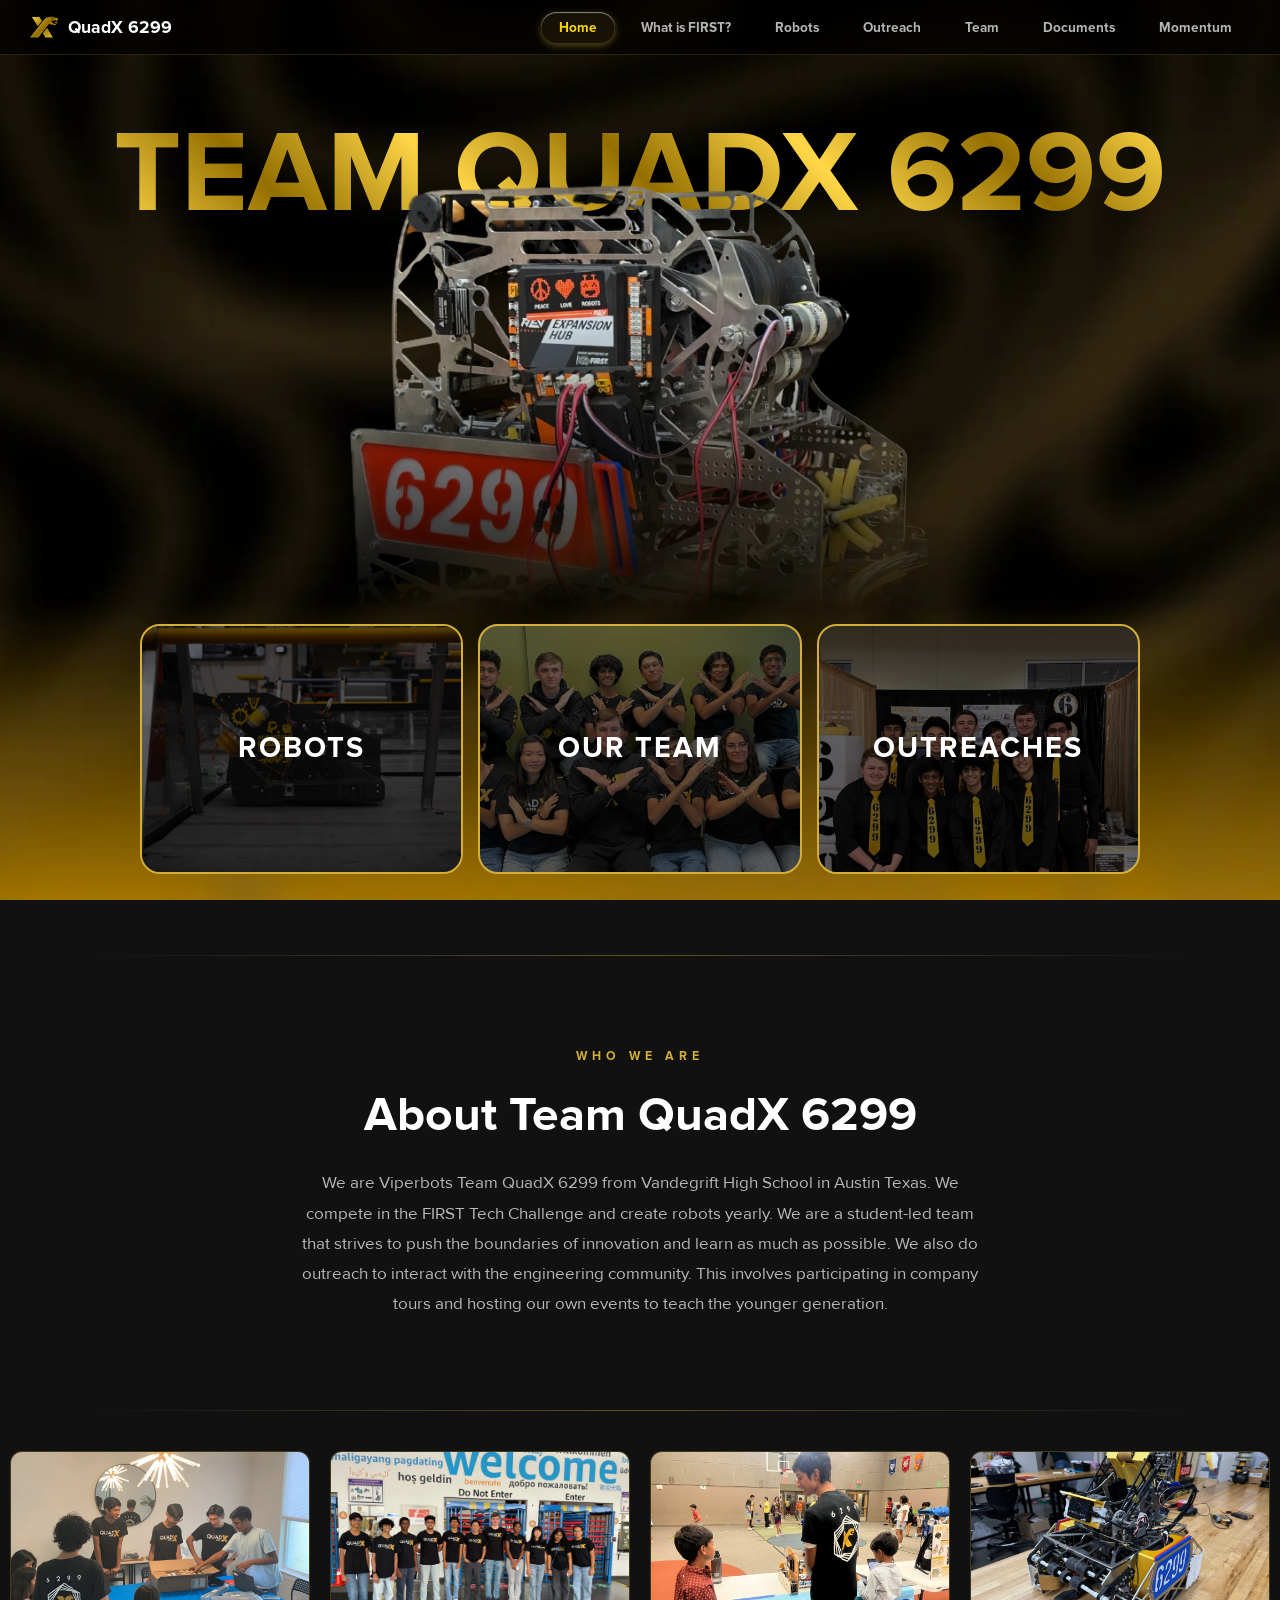
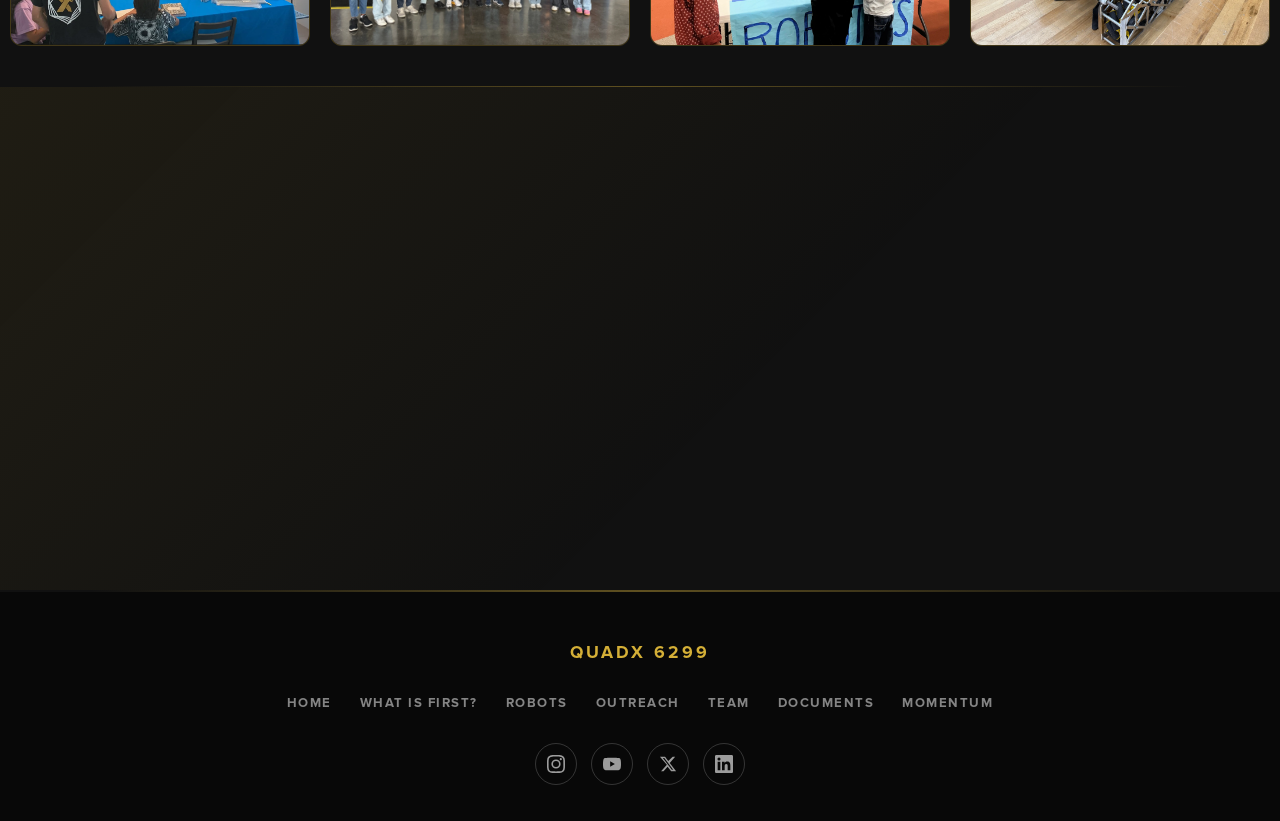
<file: index.html>
<!DOCTYPE html>
<html lang="en">
<head>
  <meta charset="UTF-8">
  <meta name="viewport" content="width=device-width, initial-scale=1.0">
  <meta property="og:image" content="GOLD-Logo.webp" />
  <title>FTC Team QuadX 6299</title>
  <link rel="icon" type="image/webp" href="GOLD-Logo.webp">
<link rel="stylesheet" href="style.css">
  <style>


    /* ── SCROLL ANIMATIONS ── */
    @keyframes fadeSlideUp {
      from { opacity: 0; transform: translateY(36px); }
      to   { opacity: 1; transform: translateY(0); }
    }

    .reveal { opacity: 0; transform: translateY(36px); }
    .reveal.visible { animation: fadeSlideUp 0.7s cubic-bezier(0.22, 1, 0.36, 1) forwards; }
    .reveal.d1 { animation-delay: 0.08s; }
    .reveal.d2 { animation-delay: 0.18s; }
    .reveal.d3 { animation-delay: 0.28s; }
    .reveal.d4 { animation-delay: 0.38s; }

    /* ── GOLD GRADIENT TEXT ── */
    .gold-gradient {
      background: linear-gradient(45deg, #ffd748, #946f00, #ffd748, #946f00, #ffd748);
      -webkit-background-clip: text;
      -webkit-text-fill-color: transparent;
      background-clip: text;
    }

    /* ── HERO ── */
    .hero-container {
      display: flex;
      flex-direction: column;
      align-items: center;
      justify-content: center;
      position: relative;
      min-height: 100vh;
      padding: 60px 20px 70px;
    }

    .hero-bg-text {
      font-family: var(--font-primary);
      font-size: clamp(2.6rem, 9vw, 9rem);
      font-weight: 900;
      margin: 0;
      line-height: 0.85;
      z-index: 1;
      pointer-events: none;
      text-align: center;
      background: linear-gradient(45deg, #ffd748, #946f00, #ffd748, #946f00, #ffd748, #946f00, #ffd748);
      -webkit-background-clip: text;
      background-clip: text;
      color: transparent;
      animation: fadeSlideUp 0.8s cubic-bezier(0.22, 1, 0.36, 1) forwards;
    }

    .robot-wrapper {
      position: relative;
      width: min(60%, 580px);
      z-index: 2;
      pointer-events: none;
      margin-top: -40px;
      display: flex;
      justify-content: center;
      animation: fadeSlideUp 0.8s 0.12s cubic-bezier(0.22, 1, 0.36, 1) both;
    }

    .hero-robot {
      width: 100%;
      mask-image: linear-gradient(to bottom, black 0%, black 20%, transparent 75%);
      -webkit-mask-image: linear-gradient(to bottom, black 0%, black 20%, transparent 75%);
    }

    

    /* ── NAV BUTTON GROUP ── */
    .home-button-group {
      display: flex;
      gap: 15px;
      width: 95%;
      max-width: 1100px;
      margin-top: -130px;
      z-index: 10;
      position: relative;
      justify-content: center;
    }

    .square-btn {
      flex: 1;
      min-width: 0;
      height: 250px;
      border: 2px solid var(--gold);
      border-radius: 20px;
      cursor: pointer;
      overflow: hidden;
      position: relative;
      transition: transform 0.4s cubic-bezier(0.175, 0.885, 0.32, 1.275),
                  border-color 0.3s ease,
                  box-shadow 0.3s ease;
      background-size: cover;
      background-position: center;
      text-decoration: none;
      display: flex;
      align-items: center;
      justify-content: center;
    }

    .square-btn::before {
      content: "";
      position: absolute;
      inset: 0;
      background: rgba(0,0,0,0.6);
      transition: background 0.3s ease;
      z-index: 1;
    }

    .square-btn span {
      position: relative;
      z-index: 2;
      color: #fff;
      font-family: var(--font-primary);
      font-weight: 900;
      font-size: clamp(1rem, 2.5vw, 1.8rem);
      text-transform: uppercase;
      letter-spacing: 2px;
      text-align: center;
    }

    .square-btn:hover {
      transform: translateY(-10px) scale(1.02);
      border-color: #fff;
      box-shadow: 0 20px 50px rgba(212,175,55,0.28);
    }

    .square-btn:hover::before { background: rgba(0,0,0,0.3); }

    /* ── DIVIDER ── */
    .section-divider {
      width: 90%;
      max-width: 1100px;
      margin: 0 auto;
      height: 1px;
      background: linear-gradient(90deg, transparent, rgba(212,175,55,0.4), transparent);
      border: none;
    }

    /* ── ABOUT ── */
    .about-section {
      padding: 90px 40px;
      display: flex;
      flex-direction: column;
      align-items: center;
      text-align: center;
    }

    .about-section .section-label {
      font-size: 0.78rem;
      font-weight: 700;
      letter-spacing: 5px;
      text-transform: uppercase;
      color: var(--gold);
      margin-bottom: 18px;
    }

    .about-section h2 {
      font-size: clamp(2rem, 4vw, 3rem);
      color: rgb(255, 255, 255);
      font-weight: 900;
      margin: 0 0 24px;
      max-width: 700px;
    }

    .about-section p {
      font-size: 1.05rem;
      color: rgba(255,255,255,0.7);
      max-width: 680px;
      line-height: 1.8;
      margin: 0;
    }

    /* ── MARQUEE GALLERY ── */
    .gallery-section {
      padding: 40px 0;
      overflow: hidden;
      width: 100%;
    }

    .marquee-track {
      display: flex;
      width: max-content;
      animation: marquee 30s linear infinite;
    }

    .marquee-track:hover { animation-play-state: paused; }

    .marquee-track .photo {
      width: 300px;
      height: 195px;
      margin: 0 10px;
      border-radius: 12px;
      overflow: hidden;
      flex-shrink: 0;
      border: 1.5px solid rgba(212,175,55,0.2);
      background: rgba(212,175,55,0.06);
    }

    .marquee-track .photo img {
      width: 100%;
      height: 100%;
      object-fit: cover;
      display: block;
      transition: transform 0.4s ease;
    }

    .marquee-track .photo:hover img { transform: scale(1.06); }

    @keyframes marquee {
      0%   { transform: translateX(0); }
      100% { transform: translateX(-50%); }
    }

    /* ── SUPPORT ── */
    .support-section {
      position: relative;
      padding: 90px 30px;
      display: flex;
      flex-direction: column;
      align-items: center;
      text-align: center;
      overflow: hidden;
    }

    .support-section::before {
      content: '';
      position: absolute;
      inset: 0;
      background: linear-gradient(135deg, rgba(212,175,55,0.08) 0%, rgba(0,0,0,0) 60%);
      pointer-events: none;
    }

    .support-label {
      font-size: 0.78rem;
      font-weight: 700;
      letter-spacing: 5px;
      text-transform: uppercase;
      color: var(--gold);
      margin-bottom: 18px;
    }

    .support-heading {
      font-size: clamp(2.2rem, 5vw, 3.8rem);
      font-weight: 900;
      line-height: 1.1;
      margin: 0 0 20px;
      max-width: 700px;
      color: white;
    }

    .support-subtext {
      font-size: 1.05rem;
      color: rgba(255,255,255,0.65);
      max-width: 540px;
      line-height: 1.7;
      margin-bottom: 40px;
    }

    .support-buttons {
      display: flex;
      gap: 16px;
      flex-wrap: wrap;
      justify-content: center;
    }

    .btn-gold {
  display: inline-flex;
  align-items: center;
  gap: 10px;
  padding: 14px 34px;
  color: #fff;
  text-shadow: 0 2px 4px rgba(0, 0, 0, 0.3);
  font-family: var(--font-primary);
  font-weight: 700;
  font-size: 0.95rem;
  letter-spacing: 1.5px;
  text-transform: uppercase;
  text-decoration: none;
  border-radius: 15px;
  cursor: pointer;

  /* 1. Background: Kept the gold tint but reduced opacity for the "High Refraction" look */
  background: linear-gradient(135deg, rgba(212, 175, 55, 0.15), rgba(255, 215, 0, 0.05));
  
  
  /* 3. Gold Specular Edges (Adapted from glass CSS) */
  border: 1px solid rgba(212, 175, 55, 0.2);
  border-top: 1px solid rgba(255, 255, 255, 0.45); /* White highlight on top edge */
  border-left: 1px solid rgba(212, 175, 55, 0.35); /* Gold highlight on left edge */
}

.btn-gold:hover {
  transform: translateY(-3px);
  background: linear-gradient(135deg, rgba(212, 175, 55, 0.6), rgba(255, 215, 0, 0.2));
  border-color: rgba(212, 175, 55, 0.8);
  box-shadow: 
    inset 0 1px 2px rgba(255, 255, 255, 0.5),
    0 8px 32px rgba(212, 175, 55, 0.3);
}


    .btn-outline {
  display: inline-flex;
  align-items: center;
  gap: 10px;
  padding: 14px 34px;
  color: #fff;
  font-family: var(--font-primary);
  font-weight: 700;
  font-size: 0.95rem;
  letter-spacing: 1.5px;
  text-transform: uppercase;
  text-decoration: none;
  border-radius: 15px;
}

.btn-outline:hover {
  /* 4. Shift to "Gold Glass" on hover */
  border-color: var(--gold);
  background: rgba(212, 175, 55, 0.1); 
  color: var(--gold);
  transform: translateY(-3px);
  
  /* 5. Add a glow that matches the gold */
  box-shadow: 
    inset 0 1px 1px rgba(255, 255, 255, 0.2),
    0 8px 20px rgba(212, 175, 55, 0.2);
}

    /* ── RESPONSIVE ── */
    /* Tablet & Small Desktop */
/* ── RESPONSIVE ── */

@media (max-width: 900px) {
  .home-button-group {
    flex-direction: column;
    align-items: center;
    gap: 20px; 
    margin-top: 0px; 
    width: 90%;
  }

  .square-btn {
    width: 100% !important;
    height: 250px !important; /* Forces the laptop height */
    min-height: 250px;
    display: flex;
    align-items: center;
    justify-content: center;
  }

  .square-btn span {
    /* Keeps text sizing consistent with laptop logic */
    font-size: clamp(1.2rem, 5vw, 1.8rem) !important; 
    padding: 0 20px;
  }

  .robot-wrapper {
    width: min(85%, 400px);
    margin-top: -20px;
  }
}

@media (max-width: 768px) {
  .home-button-group {
    margin-top: -50px; 
  }
}

/* Layout shifts for phones */
@media (max-width: 700px) {
  .hero-container { padding: 36px 16px 50px; }
  .hero-bg-text { font-size: clamp(2rem, 11vw, 4.5rem); }
  .about-section, .support-section { padding: 60px 24px; }
  .support-buttons { flex-direction: column; align-items: center; }
  .btn-gold, .btn-outline { width: 260px; justify-content: center; }
  .marquee-track .photo { width: 200px; height: 130px; }
}

/* Small Phones (420px and down) */
@media (max-width: 420px) {
  .hero-bg-text { font-size: 1.9rem; line-height: 1; }
  /* Height is inherited from the 900px block above */
  .square-btn span { 
    font-size: 1.1rem !important; /* Ensures text doesn't get too small on tiny screens */
  }
}


  </style>
</head>
<body>

  <script src="shared.js"></script>
  <div id="nav-mount"></div>

  <main>

    <!-- ── HERO ── -->
    <div class="hero-container">
      <h1 class="hero-bg-text">TEAM QUADX 6299</h1>

      <div class="robot-wrapper">
        <img src="robot-transparent.webp" alt="Our Robot" class="hero-robot">
      </div>

      <!-- Nav buttons -->
      <div class="home-button-group">
        <a href="robots.html"   class="square-btn reveal d1" style="background-image:url('SEASON.webp');"><span>ROBOTS</span></a>
        <a href="team.html"     class="square-btn reveal d2" style="background-image:url('TEAM-PHOTO.webp');"><span>OUR TEAM</span></a>
        <a href="outreach.html" class="square-btn reveal d3" style="background-image:url('TEAM-HISTORY.webp');"><span>OUTREACHES</span></a>
      </div>
    </div>

  </main>

  <hr class="section-divider">

  <!-- ── ABOUT ── -->
  <section class="about-section">
    <p class="section-label reveal">Who We Are</p>
    <h2 class="reveal d1">About Team QuadX 6299</h2>
    <p class="reveal d2">
      We are Viperbots Team QuadX 6299 from Vandegrift High School in Austin Texas. We compete in the FIRST Tech Challenge and create robots yearly. We are a student-led team that strives to push the boundaries of innovation and learn as much as possible. We also do outreach to interact with the engineering community. This involves participating in company tours and hosting our own events to teach the younger generation.
    </p>
  </section>

  <hr class="section-divider">

  <!-- ── MARQUEE GALLERY ── -->
  <section class="gallery-section">
    <div class="marquee-track">
      <div class="photo"><img src="CAROUSEL/1.webp"       alt="" onerror="this.parentElement.style.background='rgba(212,175,55,0.1)'"></div>
      <div class="photo"><img src="CAROUSEL/2.webp"       alt="" onerror="this.parentElement.style.background='rgba(212,175,55,0.1)'"></div>
      <div class="photo"><img src="CAROUSEL/3.webp"  alt="" onerror="this.parentElement.style.background='rgba(212,175,55,0.1)'"></div>
      <div class="photo"><img src="CAROUSEL/4.webp"  alt="" onerror="this.parentElement.style.background='rgba(212,175,55,0.1)'"></div>
      <div class="photo"><img src="CAROUSEL/5.webp"  alt="" onerror="this.parentElement.style.background='rgba(212,175,55,0.1)'"></div>
      <div class="photo"><img src="CAROUSEL/6.webp"  alt="" onerror="this.parentElement.style.background='rgba(212,175,55,0.1)'"></div>
      <div class="photo"><img src="CAROUSEL/7.webp"  alt="" onerror="this.parentElement.style.background='rgba(212,175,55,0.1)'"></div>
      <div class="photo"><img src="CAROUSEL/8.webp"  alt="" onerror="this.parentElement.style.background='rgba(212,175,55,0.1)'"></div>
      <div class="photo"><img src="CAROUSEL/9.webp"  alt="" onerror="this.parentElement.style.background='rgba(212,175,55,0.1)'"></div>
      <div class="photo"><img src="CAROUSEL/10.webp" alt="" onerror="this.parentElement.style.background='rgba(212,175,55,0.1)'"></div>
      <!-- Duplicate for seamless loop -->
      <div class="photo"><img src="CAROUSEL/1.webp"       alt="" onerror="this.parentElement.style.background='rgba(212,175,55,0.1)'"></div>
      <div class="photo"><img src="CAROUSEL/2.webp"       alt="" onerror="this.parentElement.style.background='rgba(212,175,55,0.1)'"></div>
      <div class="photo"><img src="CAROUSEL/3.webp"  alt="" onerror="this.parentElement.style.background='rgba(212,175,55,0.1)'"></div>
      <div class="photo"><img src="CAROUSEL/4.webp"  alt="" onerror="this.parentElement.style.background='rgba(212,175,55,0.1)'"></div>
      <div class="photo"><img src="CAROUSEL/5.webp"  alt="" onerror="this.parentElement.style.background='rgba(212,175,55,0.1)'"></div>
      <div class="photo"><img src="CAROUSEL/6.webp"  alt="" onerror="this.parentElement.style.background='rgba(212,175,55,0.1)'"></div>
      <div class="photo"><img src="CAROUSEL/6.webp"  alt="" onerror="this.parentElement.style.background='rgba(212,175,55,0.1)'"></div>
      <div class="photo"><img src="CAROUSEL/8.webp"  alt="" onerror="this.parentElement.style.background='rgba(212,175,55,0.1)'"></div>
      <div class="photo"><img src="CAROUSEL/9.webp"  alt="" onerror="this.parentElement.style.background='rgba(212,175,55,0.1)'"></div>
      <div class="photo"><img src="CAROUSEL/10.webp" alt="" onerror="this.parentElement.style.background='rgba(212,175,55,0.1)'"></div>
    </div>
  </section>

  <hr class="section-divider">

  <!-- ── SUPPORT ── -->
  <section class="support-section">
    <p class="support-label reveal">Get Involved</p>
    <h2 class="support-heading reveal d1">Sponsor our Team</h2>
    <p class="support-subtext reveal d2">Team QuadX 6299 strives to create high level robots and create outreach that can impact the community around us. Your support can help us achieve these things!</p>
    <div class="support-buttons reveal d3">
      <a href="sponsorship-packet.pdf" class="btn-gold glass-effect" target="_blank" rel="noopener">
        <svg width="18" height="18" viewBox="0 0 24 24" fill="none" stroke="currentColor" stroke-width="2.5" stroke-linecap="round" stroke-linejoin="round"><path d="M14 2H6a2 2 0 0 0-2 2v16a2 2 0 0 0 2 2h12a2 2 0 0 0 2-2V8z"/><polyline points="14 2 14 8 20 8"/></svg>
        Sponsorship Packet
      </a>
      <a href="mailto:quadx6299@gmail.com" class="btn-outline glass-effect">
        <svg width="18" height="18" viewBox="0 0 24 24" fill="none" stroke="currentColor" stroke-width="2.5" stroke-linecap="round" stroke-linejoin="round"><path d="M4 4h16c1.1 0 2 .9 2 2v12c0 1.1-.9 2-2 2H4c-1.1 0-2-.9-2-2V6c0-1.1.9-2 2-2z"/><polyline points="22,6 12,13 2,6"/></svg>
        Contact Us
      </a>
    </div>
  </section>

  <hr class="section-divider">

  <!-- ── FOOTER ── -->
  <div id="footer-mount"></div>

  <script>
    function initializeComponents() {
      if (typeof renderNav === 'function' && typeof renderFooter === 'function') {
        renderNav('home');
        renderFooter();
      } else {
        setTimeout(initializeComponents, 100);
      }
    }
    document.addEventListener('DOMContentLoaded', initializeComponents);

    const observer = new IntersectionObserver((entries) => {
      entries.forEach(entry => {
        if (entry.isIntersecting) {
          entry.target.classList.add('visible');
          observer.unobserve(entry.target);
        }
      });
    }, { threshold: 0.1 });
    document.querySelectorAll('.reveal').forEach(el => observer.observe(el));
  </script>
</body>
</html>
</file>
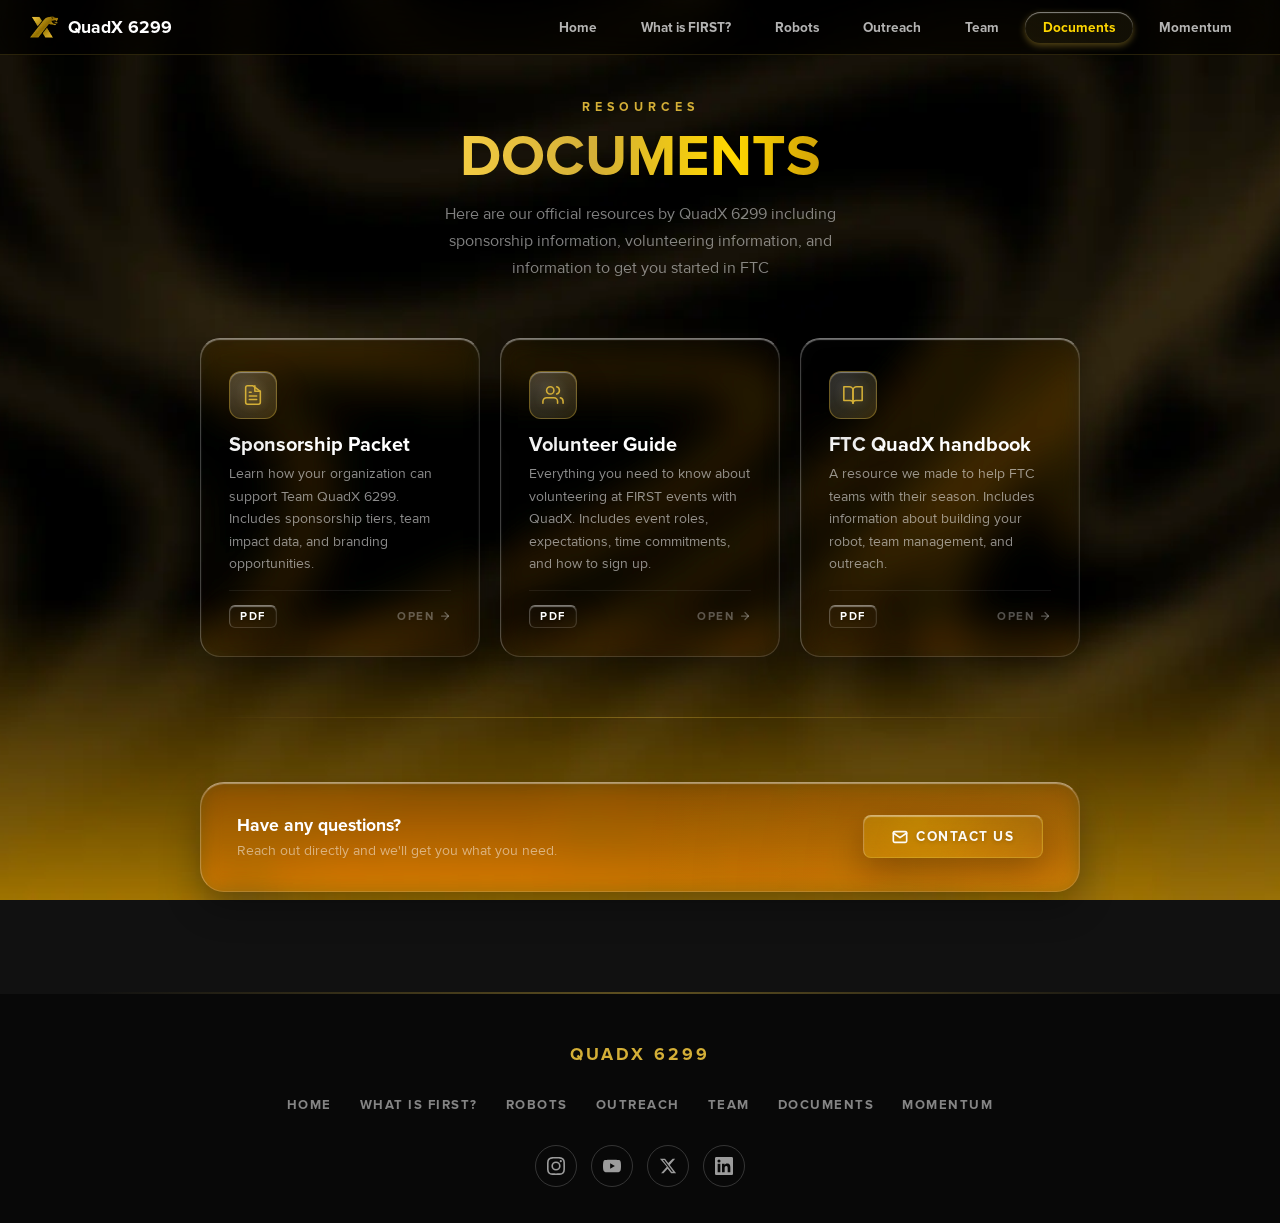
<file: docs.html>
<!DOCTYPE html>
<html lang="en">
<head>
  <meta charset="UTF-8">
  <meta name="viewport" content="width=device-width, initial-scale=1.0">
  <title>Documents – QuadX 6299</title>
  <link rel="icon" type="image/webp" href="GOLD-Logo.webp">
  <script src="shared.js"></script>
      <link rel="stylesheet" href="style.css">
  <style>

    /* Restores your global link color without the extra style tag in the body */
    a { color: white; text-decoration: none; }


    /* --- CLEANED DOCUMENTS CSS --- */

/* 1. SCROLL REVEAL (Staggered timing unified in previous turn) */
@keyframes fadeSlideUp {
  from { opacity: 0; transform: translateY(32px); }
  to   { opacity: 1; transform: translateY(0); }
}
.reveal { opacity: 0; transform: translateY(32px); }
.reveal.visible { animation: fadeSlideUp 0.65s cubic-bezier(0.22, 1, 0.36, 1) forwards; }
.reveal.d1 { animation-delay: 0.1s; }
.reveal.d2 { animation-delay: 0.2s; }
.reveal.d3 { animation-delay: 0.3s; }
.reveal.d4 { animation-delay: 0.4s; }
.reveal.d5 { animation-delay: 0.5s; }

#docs-page {
  padding: 60px 5% 100px;
  display: flex;
  flex-direction: column;
  align-items: center;
}

.page-header {
  text-align: center;
  margin-bottom: 56px;
  padding-top: 40px;
}

.section-label {
  font-size: 0.78rem;
  font-weight: 700;
  letter-spacing: 5px;
  text-transform: uppercase;
  color: var(--gold);
  display: block;
  margin-bottom: 14px;
}

.page-title {
  font-weight: 900;
  font-size: clamp(2.4rem, 5vw, 3.6rem);
  margin: 0 0 14px;
  line-height: 1;
  background: linear-gradient(90deg, #ffd748 0%, #D4AF37 40%, #FFD700 70%, #b8860b 100%);
  -webkit-background-clip: text;
  background-clip: text;
  -webkit-text-fill-color: transparent;
}

.page-subtitle {
  font-size: 1rem;
  color: rgba(255,255,255,0.5);
  max-width: 460px;
  line-height: 1.7;
  margin: 0 auto;
}

.docs-grid, #document-container {
  display: grid;
  grid-template-columns: repeat(auto-fit, minmax(280px, 1fr));
  gap: 20px;
  width: 100%;
  max-width: 880px;
}

/* 2. DOC CARD (Layout only - inherit Glass look) */
.doc-card {
  position: relative;
  border-radius: 20px;
  padding: 32px 28px 28px;
  display: flex;
  flex-direction: column;
  gap: 14px;
  color: #fff;
  overflow: hidden;
}

/* Specific Doc Hover Overlays */
.doc-card::before {
  content: '';
  position: absolute;
  top: 0; left: 0; right: 0;
  height: 2px;
  background: linear-gradient(90deg, transparent, rgba(212, 175, 55, 0.8), transparent);
  opacity: 0;
  filter: blur(1px);
  transition: opacity 0.4s ease;
}

.doc-card:hover {
  /* scale/translate merged with glass-effect hover */
  border-color: rgba(212, 175, 55, 0.5);
  background: radial-gradient(circle at 50% 0%, rgba(212, 175, 55, 0.15) 0%, rgba(255, 255, 255, 0.05) 100%);
}

.doc-card:hover::before { opacity: 1; }

/* 3. DOC ICON */
.doc-icon {
  width: 48px;
  height: 48px;
  border-radius: 12px;
  display: flex;
  align-items: center;
  justify-content: center;
  background: radial-gradient(circle at 30% 30%, rgba(255, 255, 255, 0.2) 0%, rgba(212, 175, 55, 0.15) 100%);
  border-color: rgba(212, 175, 55, 0.4);
}

.doc-card:hover .doc-icon {
  background: radial-gradient(circle at 30% 30%, rgba(255, 255, 255, 0.35) 0%, rgba(212, 175, 55, 0.25) 100%);
  border-color: rgba(212, 175, 55, 0.8);
  transform: scale(1.05);
}

.doc-icon svg {
  width: 22px;
  height: 22px;
  stroke: var(--gold);
  fill: none;
  stroke-width: 1.7;
  stroke-linecap: round;
  stroke-linejoin: round;
  filter: drop-shadow(0 0 5px rgba(212, 175, 55, 0.4));
  transition: transform 0.3s ease;
}

.doc-card:hover .doc-icon svg {
  transform: scale(1.1);
  filter: drop-shadow(0 0 8px rgba(212, 175, 55, 0.6));
}

.doc-type {
  font-size: 0.68rem;
  font-weight: 700;
  letter-spacing: 3px;
  text-transform: uppercase;
  color: var(--gold);
  opacity: 0.75;
  margin-bottom: 6px;
}

.doc-name {
  font-weight: 900;
  font-size: 1.25rem;
  margin: 0 0 6px;
  line-height: 1.2;
}

.doc-desc {
  font-size: 0.88rem;
  color: rgba(255,255,255,0.55);
  line-height: 1.6;
  margin: 0;
}

.doc-footer {
  display: flex;
  align-items: center;
  justify-content: space-between;
  padding-top: 14px;
  border-top: 1px solid rgba(255,255,255,0.08);
}

/* 4. DOC FORMAT TAG */
.doc-format {
  display: inline-flex;
  align-items: center;
  gap: 6px;
  border-radius: 6px;
  padding: 4px 10px;
  font-size: 0.7rem;
  font-weight: 800;
  letter-spacing: 1.5px;
  text-transform: uppercase;
  text-shadow: 0 1px 2px rgba(0, 0, 0, 0.2);
}

.doc-card:hover .doc-format {
  border-color: rgba(212, 175, 55, 0.5);
  background: rgba(212, 175, 55, 0.1);
}

.doc-arrow {
  display: inline-flex;
  align-items: center;
  gap: 5px;
  font-size: 0.72rem;
  font-weight: 700;
  letter-spacing: 1.5px;
  text-transform: uppercase;
  color: rgba(255,255,255,0.3);
  transition: all 0.2s;
}

.doc-arrow svg {
  width: 12px;
  height: 12px;
  stroke: currentColor;
  fill: none;
  stroke-width: 2.5;
  stroke-linecap: round;
  stroke-linejoin: round;
  transition: transform 0.2s;
}

.doc-card:hover .doc-arrow { color: var(--gold); gap: 8px; }
.doc-card:hover .doc-arrow svg { transform: translateX(2px); }

.gold-divider, .section-divider {
  width: 90%;
  max-width: 880px;
  height: 1px;
  background: linear-gradient(90deg, transparent, rgba(212,175,55,0.4), transparent);
  border: none;
  margin: 60px auto 0;
}

.section-divider { max-width: 1100px; margin: 0 auto; }

/* 5. CONTACT NUDGE (Layout) */
.contact-nudge {
  margin-top: 64px;
  width: 100%;
  max-width: 880px;
  border-radius: 24px;
  padding: 32px 36px;
  display: flex;
  align-items: center;
  justify-content: space-between;
  gap: 24px;
  flex-wrap: wrap;
  position: relative;
}

.contact-nudge::after {
  content: '';
  position: absolute;
  inset: 0;
  border-radius: inherit;
  background: radial-gradient(circle at 100% 100%, rgba(212, 175, 55, 0.08), transparent 50%);
  pointer-events: none;
}

.nudge-text h3 {
  font-weight: 900;
  font-size: 1.1rem;
  margin: 0 0 6px;
}

.nudge-text p {
  font-size: 0.9rem;
  color: rgba(255,255,255,0.5);
  margin: 0;
}

/* 6. NUDGE BUTTON */
.nudge-btn {
  display: inline-flex;
  align-items: center;
  gap: 8px;
  padding: 12px 28px;
  color: #fff;
  text-shadow: 0 1px 4px rgba(0, 0, 0, 0.2);
  font-weight: 800;
  font-size: 0.85rem;
  letter-spacing: 1.5px;
  text-transform: uppercase;
  border-radius: 8px;
  white-space: nowrap;
  background: radial-gradient(circle at 30% 0%, rgba(255, 215, 0, 0.3) 0%, rgba(212, 175, 55, 0.1) 100%);
  border-color: rgba(212, 175, 55, 0.5);
  border-top: 1px solid rgba(255, 255, 255, 0.45); 
  border-left: 1px solid rgba(255, 255, 255, 0.25);
}

.nudge-btn:hover {
  background: radial-gradient(circle at 30% 0%, rgba(255, 215, 0, 0.5) 0%, rgba(212, 175, 55, 0.3) 100%);
  border-color: rgba(212, 175, 55, 0.9);
}

@media (max-width: 620px) {
  .docs-grid, #document-container { grid-template-columns: 1fr; }
  .contact-nudge { flex-direction: column; text-align: center; }
}

  </style>
</head>
<body>
  <div id="nav-mount"></div>

  <main id="docs-page">

    <!-- ── PAGE HEADER ── -->
    <header class="page-header">
      <span class="section-label reveal">Resources</span>
      <h1 class="page-title reveal d1">DOCUMENTS</h1>
      <p class="page-subtitle reveal d2">Here are our official resources by QuadX 6299 including sponsorship information, volunteering information, and information to get you started in FTC</p>
    </header>

    <!-- ── DOC CARDS ── -->

      <div id="document-container" class="doc-grid"></div>

    </div><!-- /docs-grid -->

    <!-- ── GOLD DIVIDER ── -->
    <hr class="gold-divider reveal">

    <!-- ── CONTACT NUDGE ── -->
    <div class="contact-nudge glass-effect reveal">
      <div class="nudge-text">
        <h3>Have any questions?</h3>
        <p>Reach out directly and we'll get you what you need.</p>
      </div>
      <a href="mailto:teamquadx6299@gmail.com" class="nudge-btn glass-effect">
        <svg width="16" height="16" viewBox="0 0 24 24" fill="none" stroke="currentColor" stroke-width="2.5" stroke-linecap="round" stroke-linejoin="round"><path d="M4 4h16c1.1 0 2 .9 2 2v12c0 1.1-.9 2-2 2H4c-1.1 0-2-.9-2-2V6c0-1.1.9-2 2-2z"/><polyline points="22,6 12,13 2,6"/></svg>
        Contact Us
      </a>
    </div>

  </main>

  <div class="section-divider"></div>

<div id="footer-mount"></div>

<script src="docs.js"></script>

  <script>
    function initializeComponents() {
      if (typeof renderNav === 'function' && typeof renderFooter === 'function') {
        renderNav('docs');
        renderFooter();
      } else {
        setTimeout(initializeComponents, 100);
      }
    }
    document.addEventListener('DOMContentLoaded', initializeComponents);

    const observer = new IntersectionObserver((entries) => {
      entries.forEach(entry => {
        if (entry.isIntersecting) {
          entry.target.classList.add('visible');
          observer.unobserve(entry.target);
        }
      });
    }, { threshold: 0.1 });
    document.querySelectorAll('.reveal').forEach(el => observer.observe(el));
  </script>
</body>
</html>
</file>
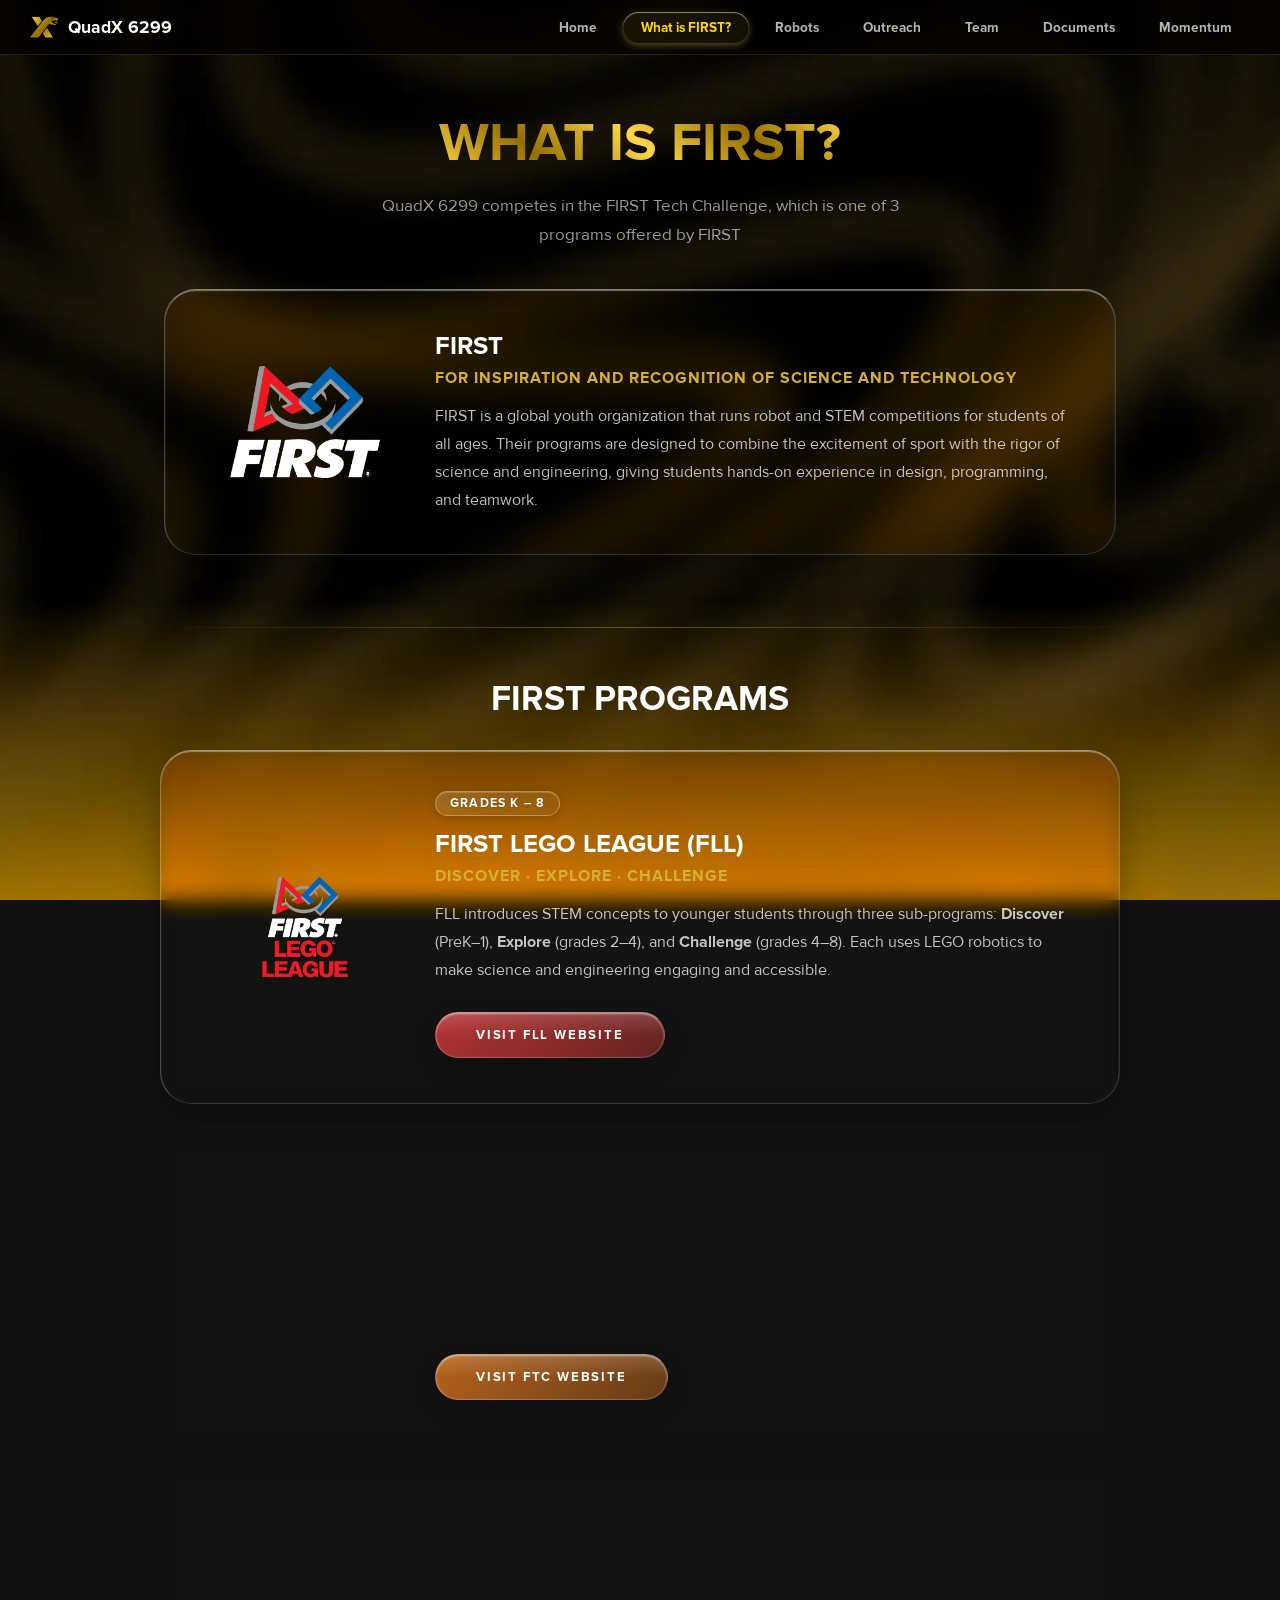
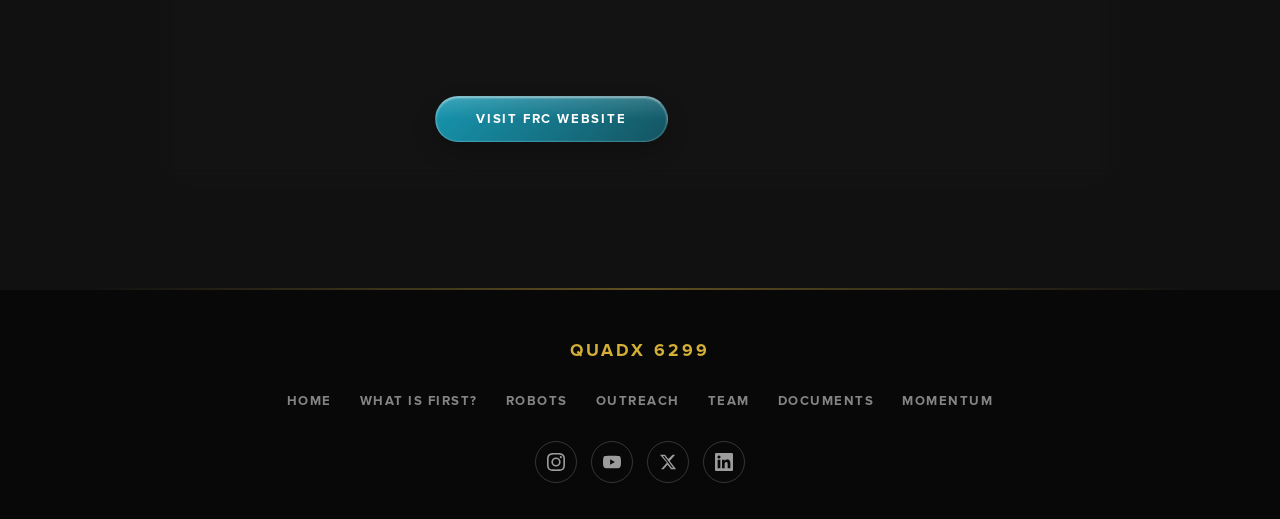
<file: first.html>
<!DOCTYPE html>
<html lang="en">
<head>
  <meta charset="UTF-8">
  <meta name="viewport" content="width=device-width, initial-scale=1.0">
  <title>What is FIRST? – QuadX 6299</title>
  <link rel="icon" type="image/webp" href="GOLD-Logo.webp">
    <script src="shared.js"></script>
    <link rel="stylesheet" href="style.css">
  <style>


    /* ── PAGE WRAPPER ── */
    #first-page {
      width: 100%;
      display: flex;
      flex-direction: column;
      align-items: center;
      padding: 60px 5% 80px;
    }

    /* ── HEADER ── */
    .first-header {
      width: 100%;
      display: flex;
      flex-direction: column;
      align-items: center;
      justify-content: center;
      padding: 50px 0 40px;
      text-align: center;
    }

    .first-header .section-label {
      font-size: 0.78rem;
      font-weight: 700;
      letter-spacing: 5px;
      text-transform: uppercase;
      color: var(--gold);
      margin-bottom: 14px;
    }

    .first-header h1 {
      font-weight: 900;
      font-size: clamp(2.4rem, 5vw, 3.4rem);
      margin: 0 auto 16px;
      font-family: var(--font-primary);
      /* Gold gradient matching index.html */
      background: linear-gradient(45deg, #ffd748, #946f00, #ffd748, #946f00, #ffd748);
      -webkit-background-clip: text;
      -webkit-text-fill-color: transparent;
      background-clip: text;
    }

    .first-header .header-sub {
      font-size: 1.05rem;
      color: rgba(255,255,255,0.6);
      max-width: 560px;
      line-height: 1.7;
      margin: 0;
    }

    /* ── GLASS CARD ── */
    .glass-card {
  border-radius: 32px;
  padding: 40px;
  max-width: 1000px;
  margin-bottom: 22px;
}



/* Ensure content stays above the sheen */
.glass-card > * {
  position: relative;
  z-index: 2;
}

.glass-card:last-child {
  margin-bottom: 0 !important;
}

.glass-card:hover {
  /* 4. "Gold Glass" transition */
  border-color: rgba(212, 175, 55, 0.5);
  transform: translateY(-8px);
  
  /* Warm inner glow on hover */
  box-shadow: 
    inset 0 1px 2px rgba(255, 255, 255, 0.4),
    inset 0 0 15px rgba(212, 175, 55, 0.1),
    0 30px 60px rgba(0, 0, 0, 0.3);
}


    /* ── FLEX ROW INSIDE CARDS ── */
    .flex-row {
      display: flex;
      flex-direction: column;
      align-items: center;
      gap: 30px;
      width: 100%;
      text-align: center;
    }

    @media (min-width: 850px) {
      .flex-row {
        flex-direction: row;
        text-align: left;
        justify-content: center;
        align-items: center;
      }
      .reverse .flex-row {
        flex-direction: row-reverse;
      }
    }

    /* ── LOGO IMAGES ── */
    .visual {
      flex-shrink: 0;
      display: flex;
      align-items: center;
      justify-content: center;
    }

    .visual img {
      width: 200px;
      height: 150px;
      object-fit: contain;
      display: block;
    }

    /* ── TEXT INFO ── */
    .info { max-width: 640px; }

    .info h2 {
      font-family: var(--font-primary);
      font-weight: 900;
      font-size: 1.6rem;
      color: #fff;
      margin: 0 0 6px;
      text-align: inherit;
    }

    .info h3 {
      font-family: var(--font-primary);
      font-weight: 700;
      font-size: 1rem;
      color: var(--gold);
      margin: 0 0 14px;
      text-transform: uppercase;
      letter-spacing: 1px;
      text-align: inherit;
    }

    .info p {
      font-family: var(--font-primary);
      font-size: 1rem;
      color: rgba(255,255,255,0.75);
      line-height: 1.75;
      margin: 0;
      text-align: inherit;
    }

    /* ── SECTION TITLE ── */
    .section-title {
      font-family: var(--font-primary);
      font-weight: 900;
      text-transform: uppercase;
      font-size: clamp(1.6rem, 3vw, 2.2rem);
      text-align: center;
      margin: 0 0 10px;
      /* Gold gradient */
    }

    .section-title-sub {
      font-size: 0.78rem;
      font-weight: 700;
      letter-spacing: 5px;
      text-transform: uppercase;
      color: var(--gold);
      text-align: center;
      margin-bottom: 14px;
      display: block;
    }

    /* ── DIVIDER ── */
    .gold-divider {
      width: 90%;
      max-width: 1000px;
      height: 1px;
      background: linear-gradient(90deg, transparent, rgba(212,175,55,0.4), transparent);
      border: none;
      margin: 50px auto;
    }

    /* ── PROGRAM BUTTONS ── */
    .program-btn {
  display: inline-block;
  margin-top: 28px;
  padding: 14px 40px;
  text-align: center;
  font-weight: 700;
  font-size: 0.82rem;
  letter-spacing: 1.8px;
  text-transform: uppercase;
  text-decoration: none;
  color: #fff;
  font-family: var(--font-primary);
  
  /* 2. Keep Unique "Liquid" Shape & Overlays */
  border-radius: 100px; /* Overrides the standard card radius */
  position: relative;
  overflow: hidden;

  /* 3. Extra Gloss - Optional if you want buttons 
     sharper than standard cards */
  box-shadow: 
    0 10px 25px rgba(0, 0, 0, 0.2),            
    inset 0 1px 2px rgba(255, 255, 255, 0.5);
}

.program-btn:hover {
  transform: translateY(-3px) scale(1.02);
  border-color: rgba(255, 255, 255, 0.6);
  box-shadow: 
    0 15px 35px rgba(0, 0, 0, 0.3),
    inset 0 1px 3px rgba(255, 255, 255, 0.8);
}

/* 5. Surface Sheen Overlay */
.program-btn::before {
  content: '';
  position: absolute;
  top: 0;
  left: 0;
  right: 0;
  height: 50%;
  background: linear-gradient(
    to bottom, 
    rgba(255, 255, 255, 0.15) 0%, 
    transparent 100%
  );
  pointer-events: none;
}


/* Glass-ified Brand Colors (using linear-gradients for depth) */
.fll-btn { 
  background: linear-gradient(135deg, rgba(224, 60, 60, 0.8), rgba(224, 60, 60, 0.4)); 
}
.ftc-btn { 
  background: linear-gradient(135deg, rgba(224, 120, 32, 0.8), rgba(224, 120, 32, 0.4)); 
}
.frc-btn { 
  background: linear-gradient(135deg, rgba(24, 184, 216, 0.8), rgba(24, 184, 216, 0.4)); 
}


    /* ── CARD STACK SPACING ── */
    .card-stack {
      display: flex;
      flex-direction: column;
      width: 100%;
      max-width: 1000px;
      gap: 100px; /* Adjust this number to increase or decrease space */
  padding: 20px; 
    }

    /* ── GRADE PILL ── */
    .grade-pill {
  display: inline-block;
  
  /* 1. Clearer glass with a light-catching gradient */
  background: linear-gradient(
    135deg, 
    rgba(255, 255, 255, 0.12) 0%, 
    rgba(255, 255, 255, 0.02) 100%
  );

  /* 2. Higher blur for that frosted look */
  backdrop-filter: blur(10px);
  -webkit-backdrop-filter: blur(10px);

  /* 3. High-contrast border (Top/Left light) */
  border: 1px solid rgba(255, 255, 255, 0.3);
  
  /* 4. The "Depth" secret: Inner glow + subtle drop shadow */
  box-shadow: 
    inset 0 1px 1px rgba(255, 255, 255, 0.2), 
    0 2px 8px rgba(0, 0, 0, 0.15);

  border-radius: 100px;
  padding: 4px 14px; /* Slightly more padding feels more premium */
  
  /* 5. Pure white text with shadow for legibility */
  color: #fff; 
  text-shadow: 0 1px 2px rgba(0, 0, 0, 0.2);
  
  font-size: 0.78rem;
  font-weight: 700;
  letter-spacing: 1.2px;
  text-transform: uppercase;
  margin-bottom: 12px;
}


    @media (max-width: 849px) {
      .glass-card { padding: 28px 24px; }
      .program-btn { width: 100%; max-width: 320px; display: block; margin-left: auto; margin-right: auto; }
    }

    /* ── SCROLL ANIMATIONS ── */
    @keyframes fadeSlideUp {
      from { opacity: 0; transform: translateY(36px); }
      to   { opacity: 1; transform: translateY(0); }
    }

    .reveal {
      opacity: 0;
      transform: translateY(36px);
    }

    .reveal.visible {
      animation: fadeSlideUp 0.65s cubic-bezier(0.22, 1, 0.36, 1) forwards;
    }

    .reveal.delay-1 { animation-delay: 0.08s; }
    .reveal.delay-2 { animation-delay: 0.18s; }
    .reveal.delay-3 { animation-delay: 0.28s; }

    /* ── RESPONSIVE ── */
    @media (max-width: 700px) {
      #top-nav .links { display: none; }
      .hamburger { display: flex; }
    }
  </style>
</head>
<body>

  <div id="nav-mount"></div>

  <main id="first-page">

    <!-- ── PAGE HEADER ── -->
    <header class="first-header">
      <h1 class="reveal delay-1">WHAT IS FIRST?</h1>
      <p class="header-sub reveal delay-2">
        QuadX 6299 competes in the FIRST Tech Challenge, which is one of 3 programs offered by FIRST
      </p>
    </header>

    <!-- ── WHAT IS FIRST ── -->
    <div class="glass-card glass-effect reveal">
      <div class="flex-row">
        <div class="visual"><img src="FIRST-Page/FIRST-Logo.webp" alt="FIRST Logo"></div>
        <div class="info">
          <h2>FIRST</h2>
          <h3>For Inspiration and Recognition of Science and Technology</h3>
          <p>FIRST is a global youth organization that runs robot and STEM competitions for students of all ages. Their programs are designed to combine the excitement of sport with the rigor of science and engineering, giving students hands-on experience in design, programming, and teamwork.</p>
        </div>
      </div>
    </div>

    <hr class="gold-divider reveal">

    <!-- ── PROGRAMS HEADING ── -->
    <h2 class="section-title reveal delay-1">FIRST PROGRAMS</h2>
    <div class="card-stack">

      <!-- FLL -->
      <div id="programs-container"></div>

    </div><!-- /card-stack -->

  </main>

  <div class="section-divider"></div>

  <div id="footer-mount"></div>

  <script src="first.js"></script>


  <script>
    function initializeComponents() {
  // Check if BOTH rendering functions are ready
  if (typeof renderNav === 'function' && typeof renderFooter === 'function') {
    renderNav('first');
    renderFooter();
    
    // START OBSERVING AFTER RENDERING
    // This ensures elements injected by renderFooter() are found
    const observer = new IntersectionObserver((entries) => {
      entries.forEach(entry => {
        if (entry.isIntersecting) {
          entry.target.classList.add('visible');
          observer.unobserve(entry.target);
        }
      });
    }, { threshold: 0.1 });

    // Find all reveal elements, including the ones just added by the footer
    document.querySelectorAll('.reveal').forEach(el => observer.observe(el));
    
  } else {
    // Retry if scripts haven't loaded yet
    setTimeout(initializeComponents, 100);
  }
}

// Check readyState to avoid missing the event
if (document.readyState === 'loading') {
  document.addEventListener('DOMContentLoaded', initializeComponents);
} else {
  initializeComponents();
}

  </script>
</body>
</html>
</file>
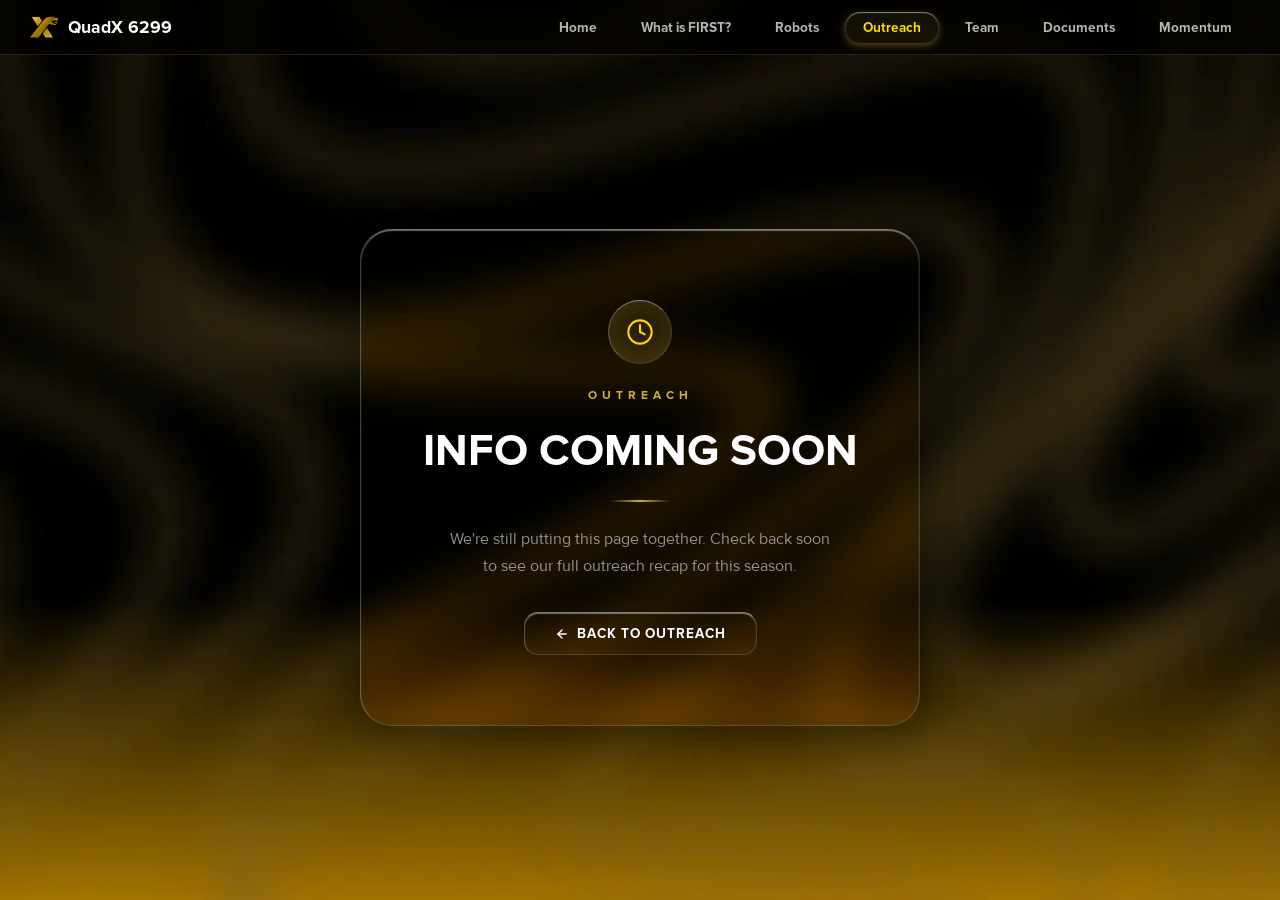
<file: outreach-coming-soon.html>
<!DOCTYPE html>
<html lang="en">
<head>
  <meta charset="UTF-8">
  <meta name="viewport" content="width=device-width, initial-scale=1.0">
  <title>Coming Soon – QuadX 6299</title>
  <link rel="icon" type="image/webp" href="GOLD-Logo.webp">
  <script src="shared.js"></script>
      <link rel="stylesheet" href="style.css">
  <style>
    



    main {
      padding-top: var(--nav-h);
      min-height: 100vh;
      display: flex;
      align-items: center;
      justify-content: center;
    }

    /* ── CENTERED CARD ── */
    .coming-soon-card {
  /* Ultra-translucent base with a slight white tint */
  border-radius: 32px; 
  padding: 70px 60px;
  max-width: 560px;
  width: 90%;
  text-align: center;
  display: flex;
  flex-direction: column;
  align-items: center;
  gap: 24px;

  /* 2. Keep Unique Animation */
  animation: cardIn 0.8s cubic-bezier(0.16, 1, 0.3, 1) forwards;
}


    @keyframes cardIn {
      from { opacity: 0; transform: translateY(30px) scale(0.97); }
      to   { opacity: 1; transform: translateY(0) scale(1); }
    }

    /* Gold icon */
    .cs-icon {
  width: 64px;
  height: 64px;
  border-radius: 50%;
  display: flex;
  align-items: center;
  justify-content: center;

  /* 2. Keep ONLY the unique Golden tint properties */
  background: rgba(212, 175, 55, 0.15);
  
  /* 3. Keep the "Inner Warmth" glow only */
  box-shadow: inset 0 -1px 20px rgba(212, 175, 55, 0.1);
}


    .cs-icon svg {
      width: 28px;
      height: 28px;
      stroke: var(--gold2);
      fill: none;
      stroke-width: 1.8;
      stroke-linecap: round;
      stroke-linejoin: round;
    }

    .cs-label {
      font-size: 0.75rem;
      font-weight: 700;
      letter-spacing: 5px;
      text-transform: uppercase;
      color: var(--gold);
    }

    .cs-heading {
      font-family: var(--font-primary);
      font-weight: 900;
      font-size: clamp(2rem, 5vw, 2.8rem);
      margin: 0;
      line-height: 1.1;
      color: #fff;
    }

    .cs-subtext {
      font-size: 1rem;
      color: rgba(255,255,255,0.55);
      line-height: 1.7;
      margin: 0;
      max-width: 380px;
    }

    /* Gold divider line */
    .cs-divider {
      width: 60px;
      height: 2px;
      background: linear-gradient(90deg, transparent, var(--gold), transparent);
      border-radius: 2px;
    }

    /* Back button */
    .cs-back {
  display: inline-flex;
  align-items: center;
  gap: 8px;
  margin-top: 8px;
  padding: 12px 30px;
  border-radius: 14px;
  
  /* 2. Keep Typography */
  color: #fff;
  font-family: var(--font-primary);
  font-weight: 600;
  font-size: 0.85rem;
  letter-spacing: 1px;
  text-transform: uppercase;
  text-decoration: none;
}

.cs-back:hover {
  background: rgba(255, 255, 255, 0.22);
  border-color: rgba(255, 255, 255, 0.45);
  transform: translateY(-2px) scale(1.02);
}

.cs-back:active {
  transform: translateY(0) scale(0.96);
  background: rgba(255, 255, 255, 0.1);
}


    .cs-back svg {
      width: 14px;
      height: 14px;
      stroke: currentColor;
      fill: none;
      stroke-width: 2.5;
      stroke-linecap: round;
      stroke-linejoin: round;
      transition: transform 0.2s ease;
    }

    .cs-back:hover {
      border-color: var(--gold);
      color: var(--gold);
      transform: translateY(-2px);
    }

    .cs-back:hover svg { transform: translateX(-3px); }

    @media (max-width: 500px) {
      .coming-soon-card { padding: 48px 28px; }
    }
  </style>
</head>
<body>
  <div id="nav-mount"></div>

  <main>
    <div class="coming-soon-card glass-effect">

      <div class="cs-icon glass-effect">
        <svg viewBox="0 0 24 24">
          <circle cx="12" cy="12" r="10"/>
          <polyline points="12 6 12 12 16 14"/>
        </svg>
      </div>

      <span class="cs-label">Outreach</span>

      <h1 class="cs-heading">INFO COMING SOON</h1>

      <div class="cs-divider"></div>

      <p class="cs-subtext">
        We're still putting this page together. Check back soon to see our full outreach recap for this season.
      </p>

      <a href="outreach.html" class="cs-back glass-effect">
        <svg viewBox="0 0 24 24"><line x1="19" y1="12" x2="5" y2="12"/><polyline points="12 19 5 12 12 5"/></svg>
        Back to Outreach
      </a>

    </div>
  </main>

  <script>document.addEventListener('DOMContentLoaded', () => renderNav('outreach'));</script>
</body>
</html>
</file>
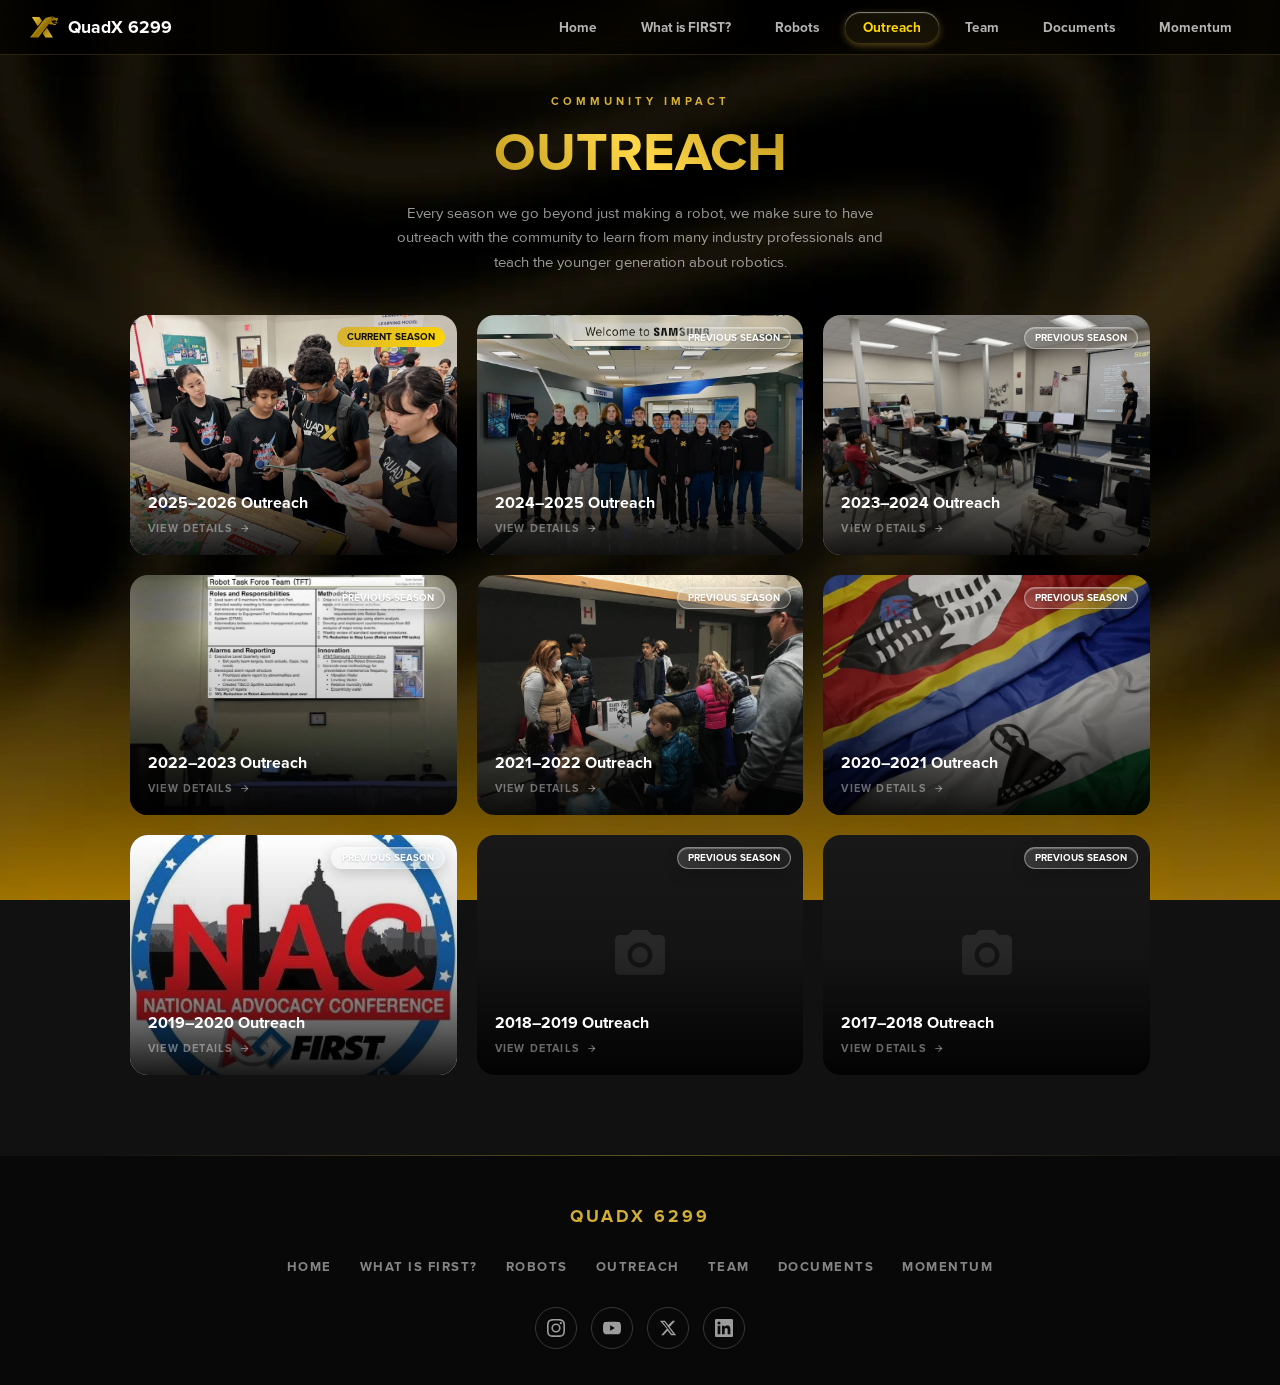
<file: outreach.html>
<!DOCTYPE html>
<html lang="en">
<head>
  <meta charset="UTF-8">
  <meta name="viewport" content="width=device-width, initial-scale=1.0">
  <title>Outreach – QuadX 6299</title>
  <link rel="icon" type="image/webp" href="GOLD-Logo.webp">
  <script src="shared.js"></script>
      <link rel="stylesheet" href="style.css">
  <style>
    /* --- ROOT & GLOBAL --- */


/* --- LAYOUT --- */
#outreach-page {
  min-height: 100vh;
  padding: var(--nav-h) 5% 80px;
  display: flex;
  flex-direction: column;
  align-items: center;
}

.page-header { text-align: center; margin-bottom: 40px; padding: 40px 0 0; width: 100%; }
.section-label { font-size: 0.7rem; font-weight: 700; letter-spacing: 4px; text-transform: uppercase; color: var(--gold); display: block; margin-bottom: 12px; }
.page-title {
  font-weight: 900; font-size: clamp(2.2rem, 8vw, 3.4rem); margin: 0 auto 16px;
  background: linear-gradient(45deg, #ffd748, #946f00, #ffd748, #946f00, #ffd748);
  -webkit-background-clip: text; -webkit-text-fill-color: transparent; background-clip: text;
}
.page-subtitle { font-size: 0.95rem; color: rgba(255,255,255,0.6); max-width: 520px; line-height: 1.6; margin: 0 auto; padding: 0 10px; }

/* --- GRID --- */
.outreach-grid { 
  display: grid; 
  grid-template-columns: repeat(3, 1fr); 
  gap: 20px; 
  width: 100%; 
  max-width: 1020px; 
}

/* --- TILE CORE --- */
.outreach-tile {
  position: relative !important;
  display: block !important;
  height: 240px;
  width: 100%;
  border-radius: 18px;
  overflow: hidden;
  /* Kills any padding that would push an absolute image inward */
  padding: 0 !important; 
  background-color: #111; 
}

/* --- IMAGE FORCE-FILL --- */
.tile-photo {
  /* 1. Force Absolute Position */
  position: absolute !important;
  top: 0 !important;
  left: 0 !important;
  
  /* 2. Force Fill with 'Cover' */
  width: 100% !important;
  height: 100% !important;
  object-fit: cover !important; 
  object-position: center !important;
  
  /* 3. Reset all possible constraints */
  max-width: none !important;
  max-height: none !important;
  min-width: 100% !important;
  min-height: 100% !important;
  margin: 0 !important;
  padding: 0 !important;
  border: none !important;
  
  /* 4. Layering */
  z-index: 0;
  display: block !important; /* Overrides the 'none' from onerror if it misfires */
  opacity: 1;
  transition: transform 0.6s cubic-bezier(0.22, 1, 0.36, 1);
}

/* Updated Hover to handle the 1.1x zoom correctly with the negative inset */
.outreach-tile:hover .tile-photo {
  transform: scale(1.1);
  opacity: 0.8;
}


.tile-placeholder {
  position: absolute; inset: 0; display: flex; align-items: center; justify-content: center;
  background: rgba(255, 255, 255, 0.03); color: rgba(255, 255, 255, 0.1); z-index: 0;
}
.tile-placeholder svg { width: 60px; height: 60px; fill: currentColor; }

/* --- OVERLAYS & CONTENT --- */
.tile-gradient {
  position: absolute;
  inset: 0;
  /* Change from horizontal to vertical so text is readable but image shows */
  background: linear-gradient(to top, rgba(0,0,0,0.9) 0%, rgba(0,0,0,0.2) 50%, transparent 100%);
  z-index: 1;
  pointer-events: none;
}
.tile-body { position: absolute; bottom: 0; left: 0; right: 0; padding: 16px 18px 18px; z-index: 2; }
.tile-title { font-weight: 900; font-size: 1rem; color: #fff; margin: 0 0 4px; }
.tile-arrow { 
  display: inline-flex; align-items: center; gap: 6px; 
  font-size: 0.68rem; font-weight: 700; letter-spacing: 1.2px; 
  text-transform: uppercase; color: rgba(255,255,255,0.4); 
  transition: 0.3s ease; 
}
.tile-arrow svg { width: 11px; height: 11px; stroke: currentColor; fill: none; stroke-width: 2.5; }

/* --- BADGES --- */
.badge { position: absolute; top: 12px; right: 12px; z-index: 3; border-radius: 100px; padding: 4px 10px; font-size: 0.62rem; font-weight: 700; text-transform: uppercase; }
.badge-current { background: linear-gradient(135deg, #D4AF37, #FFD700); color: #111; }
.badge-past {
  background: linear-gradient(135deg, rgba(255, 255, 255, 0.15) 0%, rgba(255, 255, 255, 0.03) 100%);
  box-shadow: inset 0 1px 1px rgba(255, 255, 255, 0.3), 0 4px 15px rgba(0, 0, 0, 0.2);
  border: 1px solid rgba(255, 255, 255, 0.4);
  backdrop-filter: blur(20px);
  -webkit-backdrop-filter: blur(20px);
  color: #fff;
  text-shadow: 0 1px 2px rgba(0,0,0,0.2);
}

/* --- HOVER EFFECTS --- */
.outreach-tile:hover { transform: translateY(-6px) scale(1.015); border-color: rgba(212,175,55,0.5); }
.outreach-tile:hover .tile-photo { transform: scale(1.1); opacity: 0.8; }
.outreach-tile:hover .tile-arrow { color: var(--gold); gap: 10px; }

/* --- ANIMATIONS --- */
@keyframes fadeSlideUp { from { opacity: 0; transform: translateY(32px); } to { opacity: 1; transform: translateY(0); } }
.reveal { opacity: 0; transform: translateY(32px); }
.reveal.visible { animation: fadeSlideUp 0.65s cubic-bezier(0.22, 1, 0.36, 1) forwards; }
.reveal.d1 { animation-delay: 0.05s; }
.reveal.d2 { animation-delay: 0.10s; }
.reveal.d3 { animation-delay: 0.15s; }

/* --- RESPONSIVE --- */
@media (max-width: 900px) { .outreach-grid { grid-template-columns: repeat(2, 1fr); gap: 16px; } }
@media (max-width: 580px) { .outreach-grid { grid-template-columns: 1fr; gap: 16px; } }

  </style>
</head>
<body>
  <div id="nav-mount"></div>

  <main id="outreach-page">
    <header class="page-header">
      <span class="section-label reveal">Community Impact</span>
      <h1 class="page-title reveal d1">OUTREACH</h1>
      <p class="page-subtitle reveal d2">Every season we go beyond just making a robot, we make sure to have outreach with the community to learn from many industry professionals and teach the younger generation about robotics.</p>
    </header>

    <div class="outreach-grid">
      <a class="outreach-tile reveal d1" href="outreach2526.html">
        <span class="badge badge-current">Current Season</span>
        <img class="tile-photo" src="OUTREACH-HEADERS/25-26:OUTREACH.jpg" alt="2025–2026 Outreach" onerror="this.style.display='none'">
        <div class="tile-gradient"></div>
        <div class="tile-body">
          <h3 class="tile-title">2025–2026 Outreach</h3>
          <span class="tile-arrow">View Details <svg viewBox="0 0 24 24"><line x1="5" y1="12" x2="19" y2="12"/><polyline points="12 5 19 12 12 19"/></svg></span>
        </div>
      </a>

      <a class="outreach-tile reveal d2" href="OUTREACH PAGES/">
        <span class="badge badge-past">Previous Season</span>
        <img class="tile-photo" src="OUTREACH-HEADERS/24-25:OUTREACH.jpg" alt="2024–2025 Outreach" onerror="this.style.display='none'">
        <div class="tile-gradient"></div>
        <div class="tile-body">
          <h3 class="tile-title">2024–2025 Outreach</h3>
          <span class="tile-arrow">View Details <svg viewBox="0 0 24 24"><line x1="5" y1="12" x2="19" y2="12"/><polyline points="12 5 19 12 12 19"/></svg></span>
        </div>
      </a>

      <a class="outreach-tile reveal d3" href="outreach-coming-soon.html">
        <span class="badge badge-past">Previous Season</span>
        <img class="tile-photo" src="OUTREACH-HEADERS/23-24:OUTREACH.webp" alt="2023–2024 Outreach" onerror="this.style.display='none'">
        <div class="tile-gradient"></div>
        <div class="tile-body">
          <h3 class="tile-title">2023–2024 Outreach</h3>
          <span class="tile-arrow">View Details <svg viewBox="0 0 24 24"><line x1="5" y1="12" x2="19" y2="12"/><polyline points="12 5 19 12 12 19"/></svg></span>
        </div>
      </a>

      <a class="outreach-tile reveal d3" href="outreach-coming-soon.html">
        <span class="badge badge-past">Previous Season</span>
        <img class="tile-photo" src="OUTREACH-HEADERS/22-23:OUTREACH.webp" alt="2023–2024 Outreach" onerror="this.style.display='none'">
        <div class="tile-gradient"></div>
        <div class="tile-body">
          <h3 class="tile-title">2022–2023 Outreach</h3>
          <span class="tile-arrow">View Details <svg viewBox="0 0 24 24"><line x1="5" y1="12" x2="19" y2="12"/><polyline points="12 5 19 12 12 19"/></svg></span>
        </div>
      </a>

      <a class="outreach-tile reveal d3" href="outreach-coming-soon.html">
        <span class="badge badge-past">Previous Season</span>
        <img class="tile-photo" src="OUTREACH-HEADERS/21-22:OUTREACH.webp" alt="2023–2024 Outreach" onerror="this.style.display='none'">
        <div class="tile-gradient"></div>
        <div class="tile-body">
          <h3 class="tile-title">2021–2022 Outreach</h3>
          <span class="tile-arrow">View Details <svg viewBox="0 0 24 24"><line x1="5" y1="12" x2="19" y2="12"/><polyline points="12 5 19 12 12 19"/></svg></span>
        </div>
      </a>

      <a class="outreach-tile reveal d3" href="outreach-coming-soon.html">
        <span class="badge badge-past">Previous Season</span>
        <img class="tile-photo" src="OUTREACH-HEADERS/20-21:OUTREACH.webp" alt="2023–2024 Outreach" onerror="this.style.display='none'">
        <div class="tile-gradient"></div>
        <div class="tile-body">
          <h3 class="tile-title">2020–2021 Outreach</h3>
          <span class="tile-arrow">View Details <svg viewBox="0 0 24 24"><line x1="5" y1="12" x2="19" y2="12"/><polyline points="12 5 19 12 12 19"/></svg></span>
        </div>
      </a>

      <a class="outreach-tile reveal d3" href="outreach-coming-soon.html">
        <span class="badge badge-past">Previous Season</span>
        <img class="tile-photo" src="OUTREACH-HEADERS/19-20:OUTREACH.webp" alt="2023–2024 Outreach" onerror="this.style.display='none'">
        <div class="tile-gradient"></div>
        <div class="tile-body">
          <h3 class="tile-title">2019–2020 Outreach</h3>
          <span class="tile-arrow">View Details <svg viewBox="0 0 24 24"><line x1="5" y1="12" x2="19" y2="12"/><polyline points="12 5 19 12 12 19"/></svg></span>
        </div>
      </a>

      <a class="outreach-tile reveal d3" href="outreach-coming-soon.html">
    <span class="badge badge-past">Previous Season</span>
    <div class="tile-placeholder">
      <!-- Camera Icon SVG -->
      <svg viewBox="0 0 24 24"><circle cx="12" cy="12" r="3.2"/><path d="M9 2L7.17 4H4c-1.1 0-2 .9-2 2v12c0 1.1.9 2 2 2h16c1.1 0 2-.9 2-2V6c0-1.1-.9-2-2-2h-3.17L15 2H9zm3 15c-2.76 0-5-2.24-5-5s2.24-5 5-5 5 2.24 5 5-2.24 5-5 5z"/></svg>
    </div>
    <div class="tile-gradient"></div>
    <div class="tile-body">
      <h3 class="tile-title">2018–2019 Outreach</h3>
      <span class="tile-arrow">View Details <svg viewBox="0 0 24 24"><line x1="5" y1="12" x2="19" y2="12"/><polyline points="12 5 19 12 12 19"/></svg></span>
    </div>
  </a>

  <!-- 2017–2018 Outreach with Camera Icon -->
  <a class="outreach-tile reveal d3" href="outreach-coming-soon.html">
    <span class="badge badge-past">Previous Season</span>
    <div class="tile-placeholder">
      <!-- Camera Icon SVG -->
      <svg viewBox="0 0 24 24"><circle cx="12" cy="12" r="3.2"/><path d="M9 2L7.17 4H4c-1.1 0-2 .9-2 2v12c0 1.1.9 2 2 2h16c1.1 0 2-.9 2-2V6c0-1.1-.9-2-2-2h-3.17L15 2H9zm3 15c-2.76 0-5-2.24-5-5s2.24-5 5-5 5 2.24 5 5-2.24 5-5 5z"/></svg>
    </div>
    <div class="tile-gradient"></div>
    <div class="tile-body">
      <h3 class="tile-title">2017–2018 Outreach</h3>
      <span class="tile-arrow">View Details <svg viewBox="0 0 24 24"><line x1="5" y1="12" x2="19" y2="12"/><polyline points="12 5 19 12 12 19"/></svg></span>
    </div>
  </a>

    </div>
  </main>

  <div id="footer-mount"></div>

  <script>
    function initializeComponents() {
      if (typeof renderNav === 'function' && typeof renderFooter === 'function') {
        renderNav('outreach');
        renderFooter();
      } else {
        setTimeout(initializeComponents, 100);
      }
    }
    document.addEventListener('DOMContentLoaded', initializeComponents);

    const observer = new IntersectionObserver((entries) => {
      entries.forEach(entry => {
        if (entry.isIntersecting) {
          entry.target.classList.add('visible');
          observer.unobserve(entry.target);
        }
      });
    }, { threshold: 0.1 });
    document.querySelectorAll('.reveal').forEach(el => observer.observe(el));
  </script>
</body>
</html>
</file>
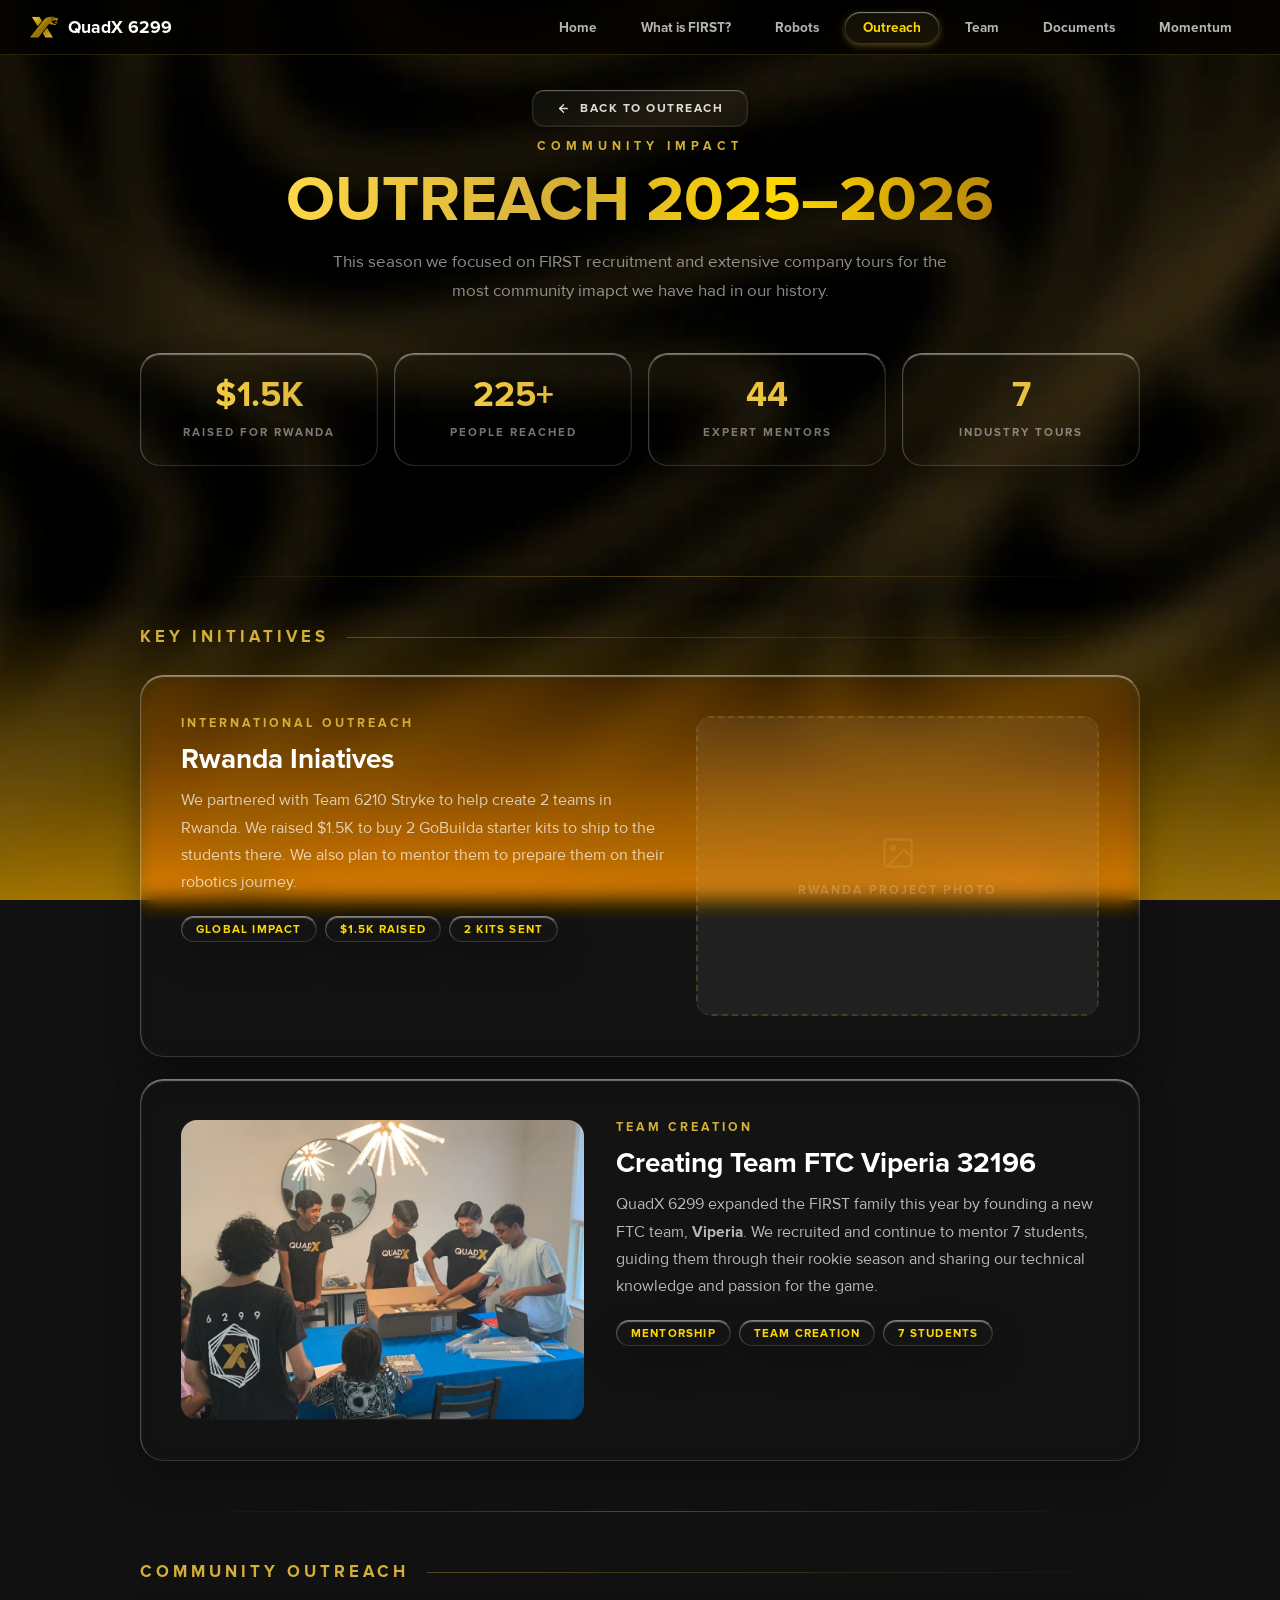
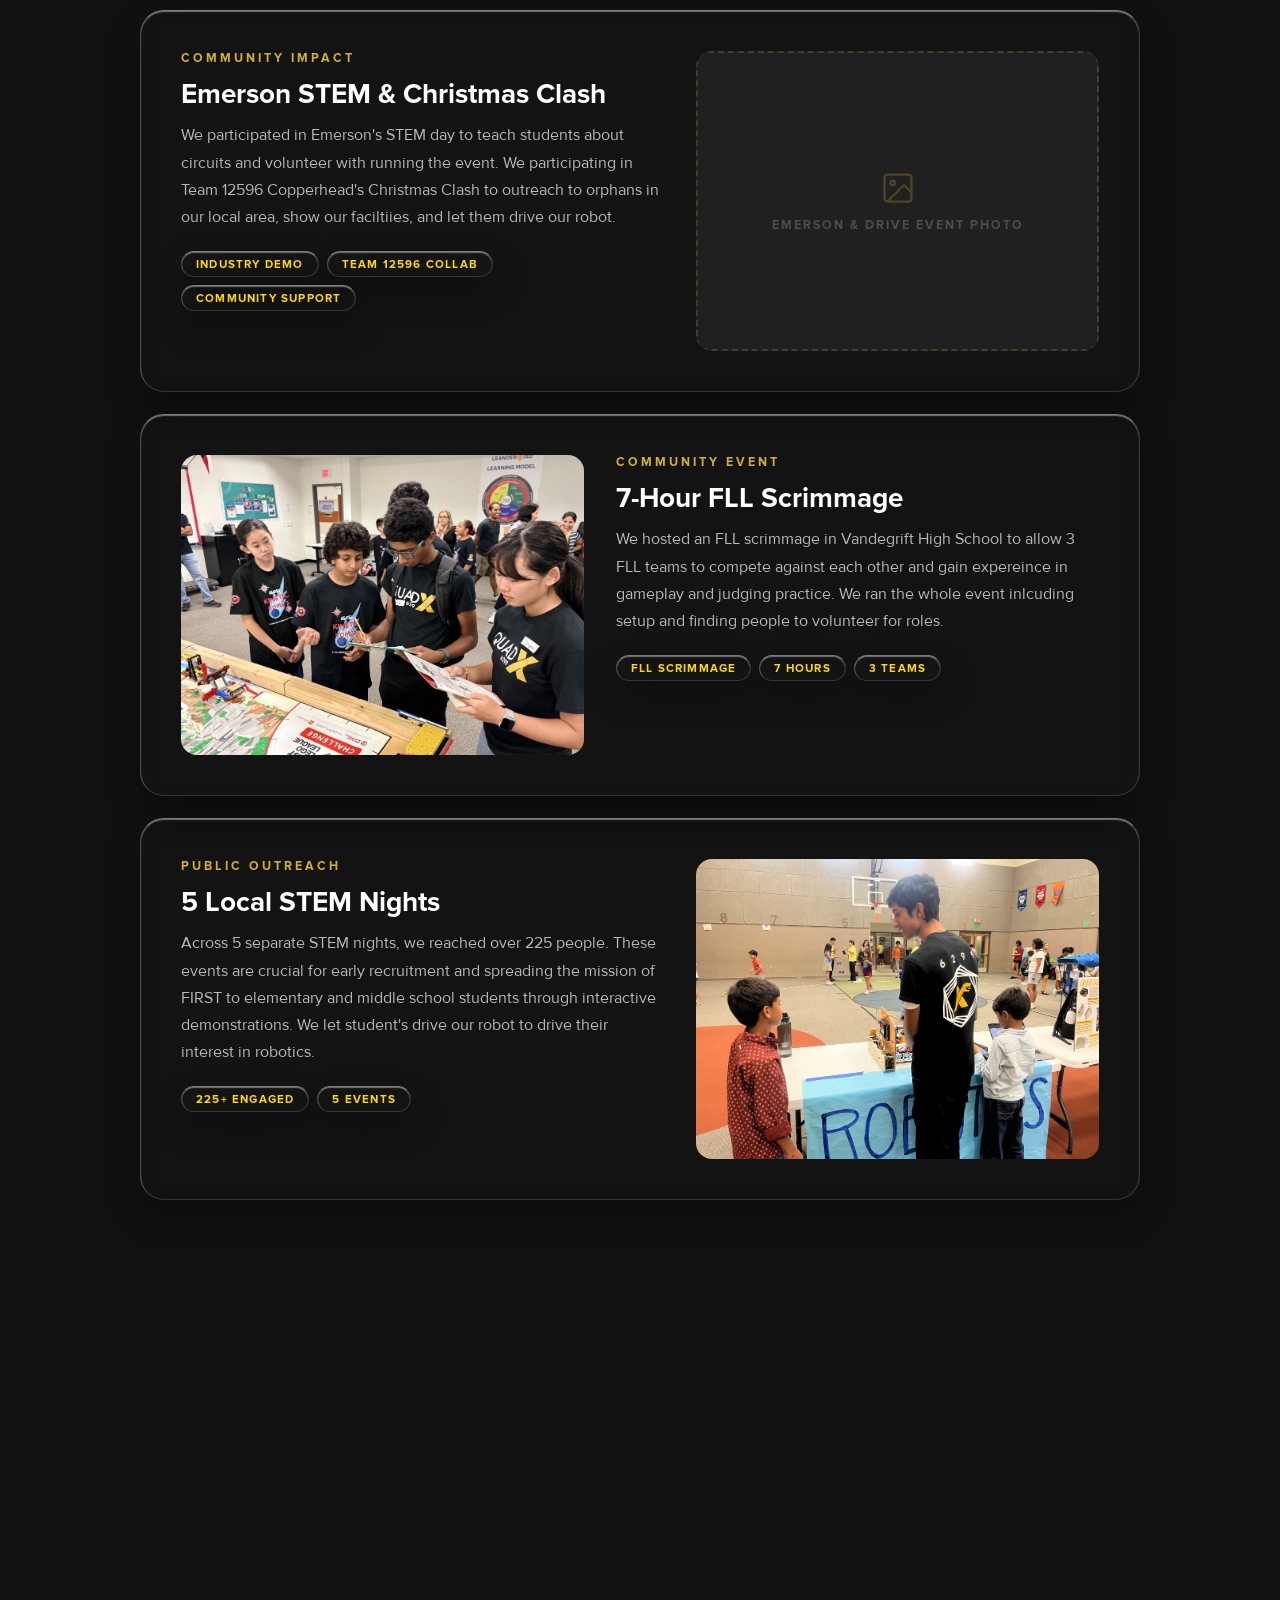
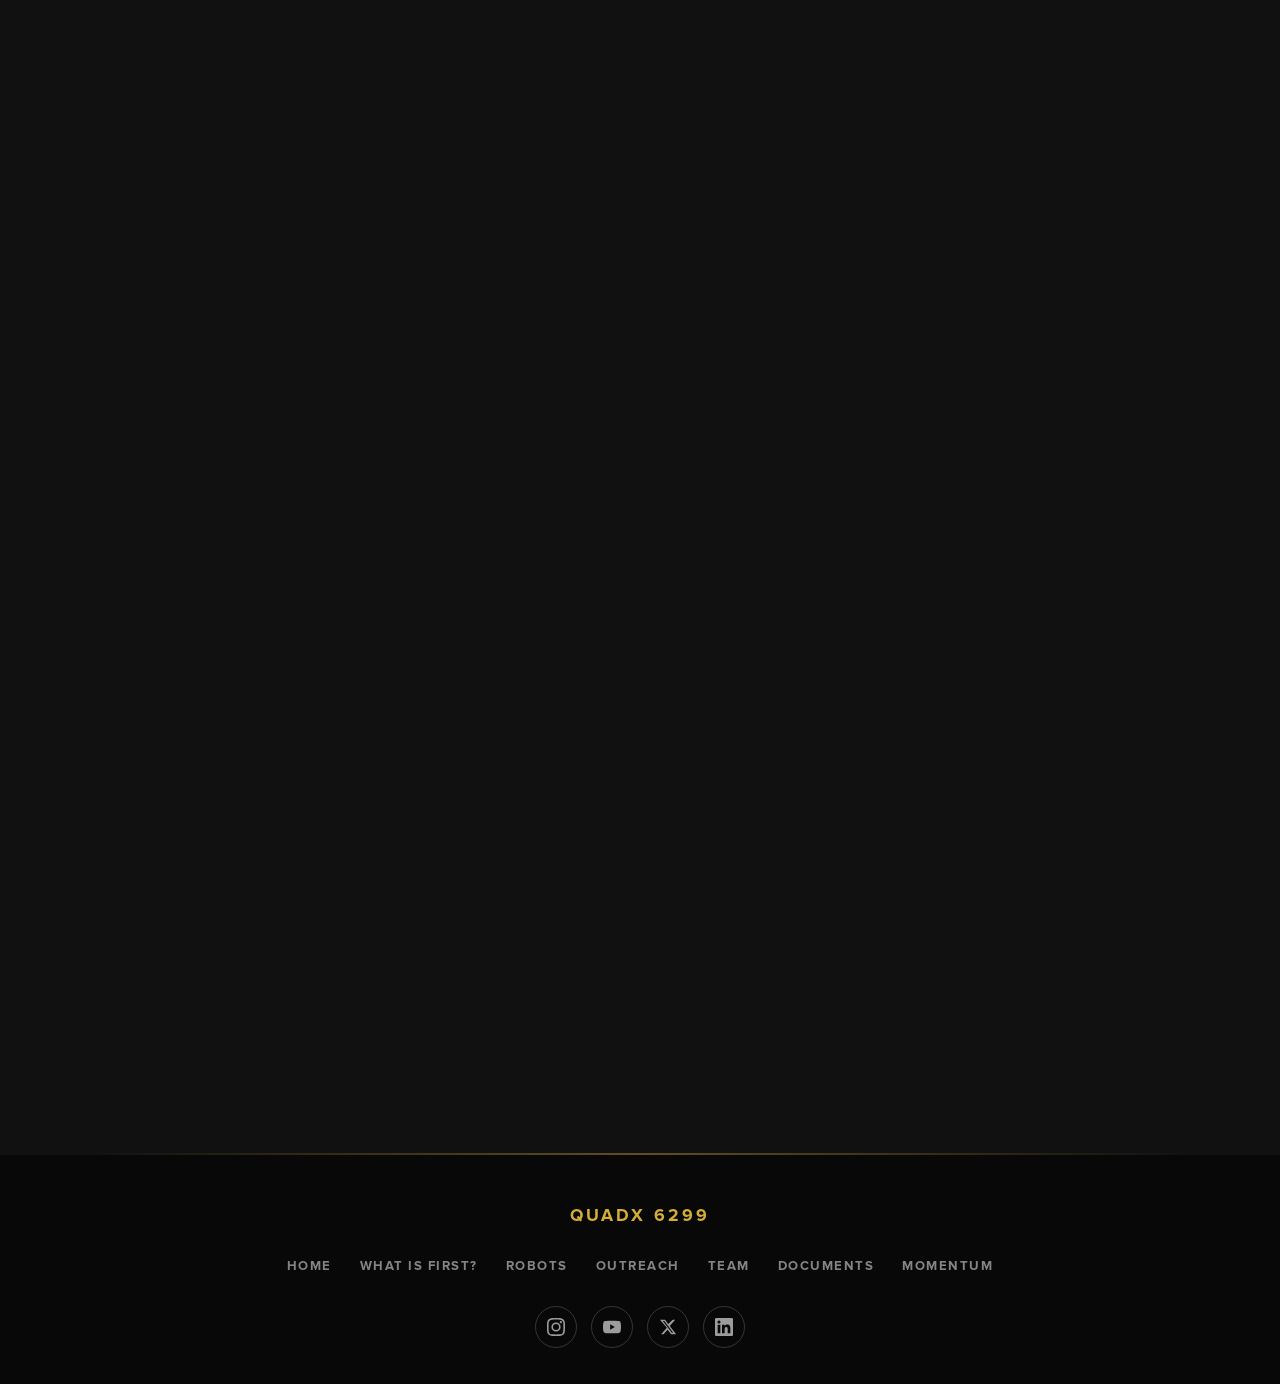
<file: outreach2526.html>
<!DOCTYPE html>
<html lang="en">
<head>
  <meta charset="UTF-8">
  <meta name="viewport" content="width=device-width, initial-scale=1.0">
  <title>Outreach 25–26 – QuadX 6299</title>
  <link rel="icon" type="image/webp" href="GOLD-Logo.webp">
  <script src="shared.js"></script>
  <script src="outreach2526.js"></script>
      <link rel="stylesheet" href="style.css">
  <style>



    /* ── SCROLL REVEAL ── */
    @keyframes fadeSlideUp {
      from { opacity: 0; transform: translateY(32px); }
      to   { opacity: 1; transform: translateY(0); }
    }
    .reveal { opacity: 0; transform: translateY(32px); }
    .reveal.visible { animation: fadeSlideUp 0.65s cubic-bezier(0.22, 1, 0.36, 1) forwards; }
    .reveal.d1 { animation-delay: 0.06s; }
    .reveal.d2 { animation-delay: 0.12s; }
    .reveal.d3 { animation-delay: 0.18s; }
    .reveal.d4 { animation-delay: 0.24s; }
    .reveal.d5 { animation-delay: 0.30s; }

    /* ── PAGE WRAPPER ── */
    #outreach-page {
      width: 100%;
      display: flex;
      flex-direction: column;
      align-items: center;
      padding: 40px 5% 100px;
    }

    /* ── PAGE HEADER ── */
    .page-header {
      text-align: center;
      margin-bottom: 48px;
      padding: 50px 0 0;
    }

    .section-label {
      font-size: 0.78rem;
      font-weight: 700;
      letter-spacing: 5px;
      text-transform: uppercase;
      color: var(--gold);
      display: block;
      margin-bottom: 14px;
    }

    .page-title {
      font-family: var(--font-primary);
      font-weight: 900;
      font-size: clamp(2.4rem, 6vw, 4rem);
      margin: 0 0 16px;
      line-height: 1;
      background: linear-gradient(90deg, #ffd748 0%, #D4AF37 40%, #FFD700 70%, #b8860b 100%);
      -webkit-background-clip: text;
      -webkit-text-fill-color: transparent;
      background-clip: text;
    }

    .page-subtitle {
      font-size: 1.05rem;
      color: rgba(255,255,255,0.55);
      max-width: 640px;
      line-height: 1.7;
      margin: 0 auto;
    }

    /* ── STATS GRID ── */
    .stats-grid {
      display: grid;
      grid-template-columns: repeat(auto-fit, minmax(160px, 1fr));
      gap: 16px;
      width: 100%;
      max-width: 1000px;
      margin-bottom: 60px;
    }

    .stat-box {
  border-radius: 20px;
  padding: 24px 20px;
  text-align: center;
}

.stat-box:hover {
  transform: translateY(-8px) scale(1.02); /* Pop out effect */
  background: rgba(255, 255, 255, 0.08);
  border-color: rgba(212, 175, 55, 0.5); /* Gold tint on hover */
  
  /* 4. Increase the "glow" on hover */
  box-shadow: 
    0 15px 45px 0 rgba(0, 0, 0, 0.4),
    0 0 20px rgba(212, 175, 55, 0.15); 
}

    .stat-val {
      font-family: var(--font-primary);
      font-size: 2.2rem;
      font-weight: 900;
      display: block;
      background: linear-gradient(90deg, #ffd748, #D4AF37);
      -webkit-background-clip: text;
      -webkit-text-fill-color: transparent;
      background-clip: text;
      line-height: 1;
      margin-bottom: 8px;
    }

    .stat-label {
      font-size: 0.72rem;
      font-weight: 700;
      text-transform: uppercase;
      letter-spacing: 2px;
      color: rgba(255,255,255,0.45);
    }

    /* ── SECTION HEADING ── */
    .sub-section-header {
      width: 100%;
      max-width: 1000px;
      margin: 0 auto 28px;
      display: flex;
      align-items: center;
      gap: 18px;
    }

    .sub-section-header h2 {
      font-family: var(--font-primary);
      font-weight: 900;
      font-size: 1.05rem;
      text-transform: uppercase;
      letter-spacing: 4px;
      color: var(--gold);
      margin: 0;
      white-space: nowrap;
    }

    .sub-section-header .rule {
      flex: 1;
      height: 1px;
      background: linear-gradient(90deg, rgba(212,175,55,0.35), transparent);
    }

    /* ── GOLD DIVIDER ── */
    .gold-divider {
      width: 90%;
      max-width: 1000px;
      height: 1px;
      background: linear-gradient(90deg, transparent, rgba(212,175,55,0.35), transparent);
      border: none;
      margin: 50px auto;
    }

    /* ── GLASS CARDS ── */
    .glass-card {
  border-radius: 24px;
  padding: 40px;
  width: 100%;
  max-width: 1000px;
  margin-bottom: 22px;
  position: relative;
  overflow: hidden;
}

.glass-card:hover {
  /* Slight increase in opacity on hover to make it feel more "solid" */
  background: rgba(255, 255, 255, 0.08);
  transform: translateY(-6px);
  box-shadow: 0 30px 60px rgba(0, 0, 0, 0.6);
  border-color: rgba(212, 175, 55, 0.3); /* Subtle gold hint only on hover */
}

.glass-card::before {
  content: '';
  position: absolute;
  inset: 0;
  /* 5. Subtle "Sheen" instead of just a flat gradient */
  background: linear-gradient(
    110deg, 
    rgba(255, 255, 255, 0.15) 0%, 
    rgba(255, 255, 255, 0) 30%
  );
  pointer-events: none;
  opacity: 0;
  transition: opacity 0.5s ease;
}



.glass-card:hover::before { 
  opacity: 1; 
}

    /* ── CARD LAYOUT ── */
    .card-layout {
      display: flex;
      flex-direction: column;
      gap: 32px;
    }

    @media (min-width: 850px) {
      .card-layout { flex-direction: row; align-items: stretch; }
      .card-layout.rev { flex-direction: row-reverse; }
      .card-content { flex: 1.2; }
      .card-visual { flex: 1; min-width: 280px; }
      #top-nav .links { display: none; }
      .hamburger { display: flex; }
    }

    .card-content h3 {
      font-size: 0.78rem;
      font-weight: 700;
      text-transform: uppercase;
      letter-spacing: 3px;
      color: var(--gold);
      margin: 0 0 12px;
    }

    .card-content h2 {
      font-family: var(--font-primary);
      font-weight: 900;
      font-size: 1.75rem;
      margin: 0 0 12px;
      color: #fff;
      line-height: 1.15;
    }

    .card-content p {
      color: rgba(255,255,255,0.7);
      line-height: 1.75;
      font-size: 0.97rem;
      margin: 0;
    }

    .card-content ul {
      padding-left: 20px;
      color: rgba(255,255,255,0.7);
      margin: 14px 0 0;
      line-height: 1.75;
      font-size: 0.97rem;
    }

    .card-content li { margin-bottom: 8px; }

    /* ── TAG CLOUD ── */
    .tag-cloud { display: flex; flex-wrap: wrap; gap: 8px; margin-top: 20px; }

    .tag {
  color: var(--gold2);
  padding: 5px 14px;
  border-radius: 100px; /* This overrides the 20px/32px of larger cards */
  font-size: 0.72rem;
  font-weight: 700;
  text-transform: uppercase;
  letter-spacing: 1.2px;
  display: inline-block;
}

    /* ── PHOTO AREA ── */
    .photo-placeholder {
      width: 100%;
      height: 100%;
      min-height: 220px;
      background: rgba(255,255,255,0.03);
      border: 2px dashed rgba(212,175,55,0.2);
      border-radius: 12px;
      display: flex;
      flex-direction: column;
      align-items: center;
      justify-content: center;
      color: rgba(255,255,255,0.2);
      font-weight: 700;
      text-transform: uppercase;
      letter-spacing: 2px;
      font-size: 0.78rem;
      gap: 12px;
      transition: 0.3s ease;
    }

    .photo-placeholder:hover {
      background: rgba(212,175,55,0.05);
      border-color: rgba(212,175,55,0.35);
      color: rgba(212,175,55,0.5);
    }

    .photo-placeholder svg {
      width: 36px;
      height: 36px;
      opacity: 0.25;
      stroke: var(--gold);
    }

.card-visual {
  flex: 1;
  width: 100%;
  position: relative; /* Helps manage the image scaling */
  min-height: 300px;   /* Give it a solid footprint */
  background: rgba(255, 255, 255, 0.03);
  border-radius: 16px;
  overflow: hidden;
}

/* 3. Force the image to occupy every pixel of the container */
.card-visual img {
  position: absolute; /* Position it relative to .card-visual */
  top: 0;
  left: 0;
  width: 100%;
  height: 100%;
  object-fit: cover;   /* Crops slightly to ensure no gaps */
  object-position: center;
  display: block;
}
/* Optional: Slight zoom effect when hovering over the card */
.glass-card:hover .card-visual img {
  transform: scale(1.05);
}

    /* ── BACK LINK ── */
    .back-link {
  display: inline-flex;
  align-items: center;
  gap: 10px; /* Slightly wider gap for better legibility */
  margin-bottom: 12px;
  padding: 10px 24px;
  
  /* 1. Frosted Liquid Base */
  background: rgba(255, 255, 255, 0.04);
  backdrop-filter: blur(16px) saturate(120%);
  -webkit-backdrop-filter: blur(16px) saturate(120%);
  
  /* 2. Apple's Signature Rim Light */
  border: 1px solid rgba(255, 255, 255, 0.1);
  border-top: 1px solid rgba(255, 255, 255, 0.35); /* Bright top edge */
  
  /* 3. More Modern Rounding */
  border-radius: 12px; 
  
  /* 4. Text Styling */
  color: rgba(255, 255, 255, 0.85); /* Whiter text for better contrast */
  font-family: var(--font-primary);
  font-weight: 700;
  font-size: 0.75rem;
  letter-spacing: 1.5px;
  text-transform: uppercase;
  text-decoration: none;
  
  /* 5. Depth and Shine */
  box-shadow: 
    0 8px 24px rgba(0, 0, 0, 0.3),
    inset 0 0 0 1px rgba(255, 255, 255, 0.05);
  
  transition: 
    transform 0.4s cubic-bezier(0.16, 1, 0.3, 1), 
    background 0.3s ease, 
    border-color 0.3s ease,
    color 0.3s ease;
}

    .back-link svg {
      width: 13px;
      height: 13px;
      stroke: currentColor;
      fill: none;
      stroke-width: 2.5;
      stroke-linecap: round;
      stroke-linejoin: round;
      transition: transform 0.2s;
    }

    .back-link:hover {
  /* 6. Active Liquid State */
  transform: translateX(-5px); /* Moves left to reinforce the "Back" action */
  background: rgba(255, 255, 255, 0.1);
  color: #fff;
  border-color: rgba(255, 255, 255, 0.4);
  
  box-shadow: 
    0 12px 32px rgba(0, 0, 0, 0.4),
    inset 0 0 10px rgba(255, 255, 255, 0.1);
}

    .back-link:hover svg { transform: translateX(-3px); }

    /* ── RESPONSIVE ── */
    @media (max-width: 700px) {
      .glass-card { padding: 24px; }
      .card-visual { min-height: 180px; }
      .stats-grid { grid-template-columns: repeat(2, 1fr); }
    }
  </style>
</head>
<body>

  <div id="nav-mount"></div>

  <main id="outreach-page">

    <!-- ── PAGE HEADER ── -->
    <header class="page-header">
      <a href="outreach.html" class="back-link reveal">
        <svg viewBox="0 0 24 24"><line x1="19" y1="12" x2="5" y2="12"/><polyline points="12 19 5 12 12 5"/></svg>
        Back to Outreach
      </a>
      <span class="section-label reveal d1">Community Impact</span>
      <h1 class="page-title reveal d2">OUTREACH 2025–2026</h1>
      <p class="page-subtitle reveal d3">This season we focused on FIRST recruitment and extensive company tours for the most community imapct we have had in our history.</p>
    </header>

    <!-- ── QUICK STATS ── -->
    <div class="stats-grid reveal d1">
      <div class="stat-box glass-effect">
        <span class="stat-val">$1.5K</span>
        <span class="stat-label">Raised for Rwanda</span>
      </div>
      <div class="stat-box glass-effect">
        <span class="stat-val">225+</span>
        <span class="stat-label">People Reached</span>
      </div>
      <div class="stat-box glass-effect">
        <span class="stat-val">44</span>
        <span class="stat-label">Expert Mentors</span>
      </div>
      <div class="stat-box glass-effect">
        <span class="stat-val">7</span>
        <span class="stat-label">Industry Tours</span>
      </div>
    </div>

    

    <div id="outreach-content-mount"></div>

  </main>

  <div class="section-divider"></div>

  <div id="footer-mount"></div>

  <script>
    function initializeComponents() {
      // Check if all shared functions are loaded
      const navReady = typeof renderNav === 'function';
      const footerReady = typeof renderFooter === 'function';
      const contentReady = typeof renderOutreachContent === 'function';

      if (navReady && footerReady && contentReady) {
        renderNav('outreach');
        renderOutreachContent();
        renderFooter();
        
        // Start the intersection observer AFTER content is injected
        startRevealObserver();
      } else {
        setTimeout(initializeComponents, 100);
      }
    }

    function startRevealObserver() {
      const observer = new IntersectionObserver((entries) => {
        entries.forEach(entry => {
          if (entry.isIntersecting) {
            entry.target.classList.add('visible');
            observer.unobserve(entry.target);
          }
        });
      }, { threshold: 0.1 });

      document.querySelectorAll('.reveal').forEach(el => observer.observe(el));
    }

    document.addEventListener('DOMContentLoaded', initializeComponents);
  </script>

</body>
</html>
</file>
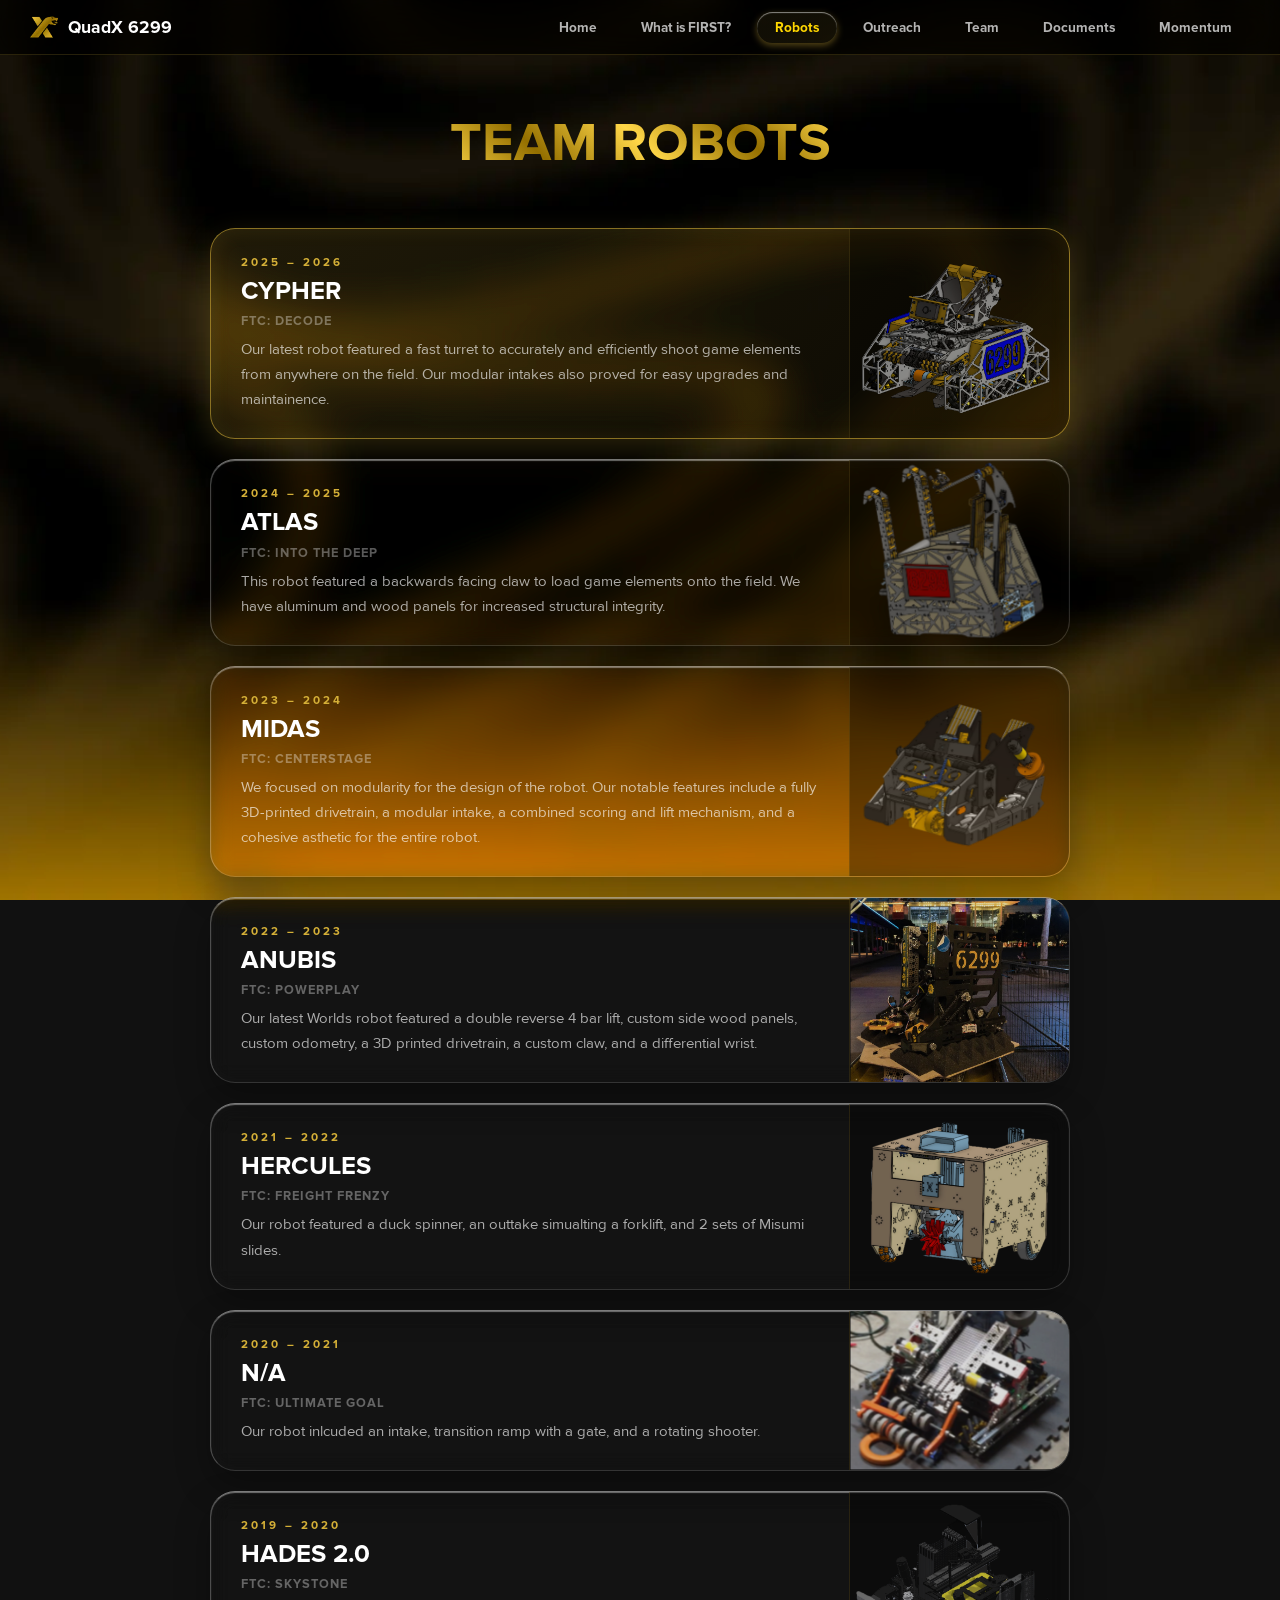
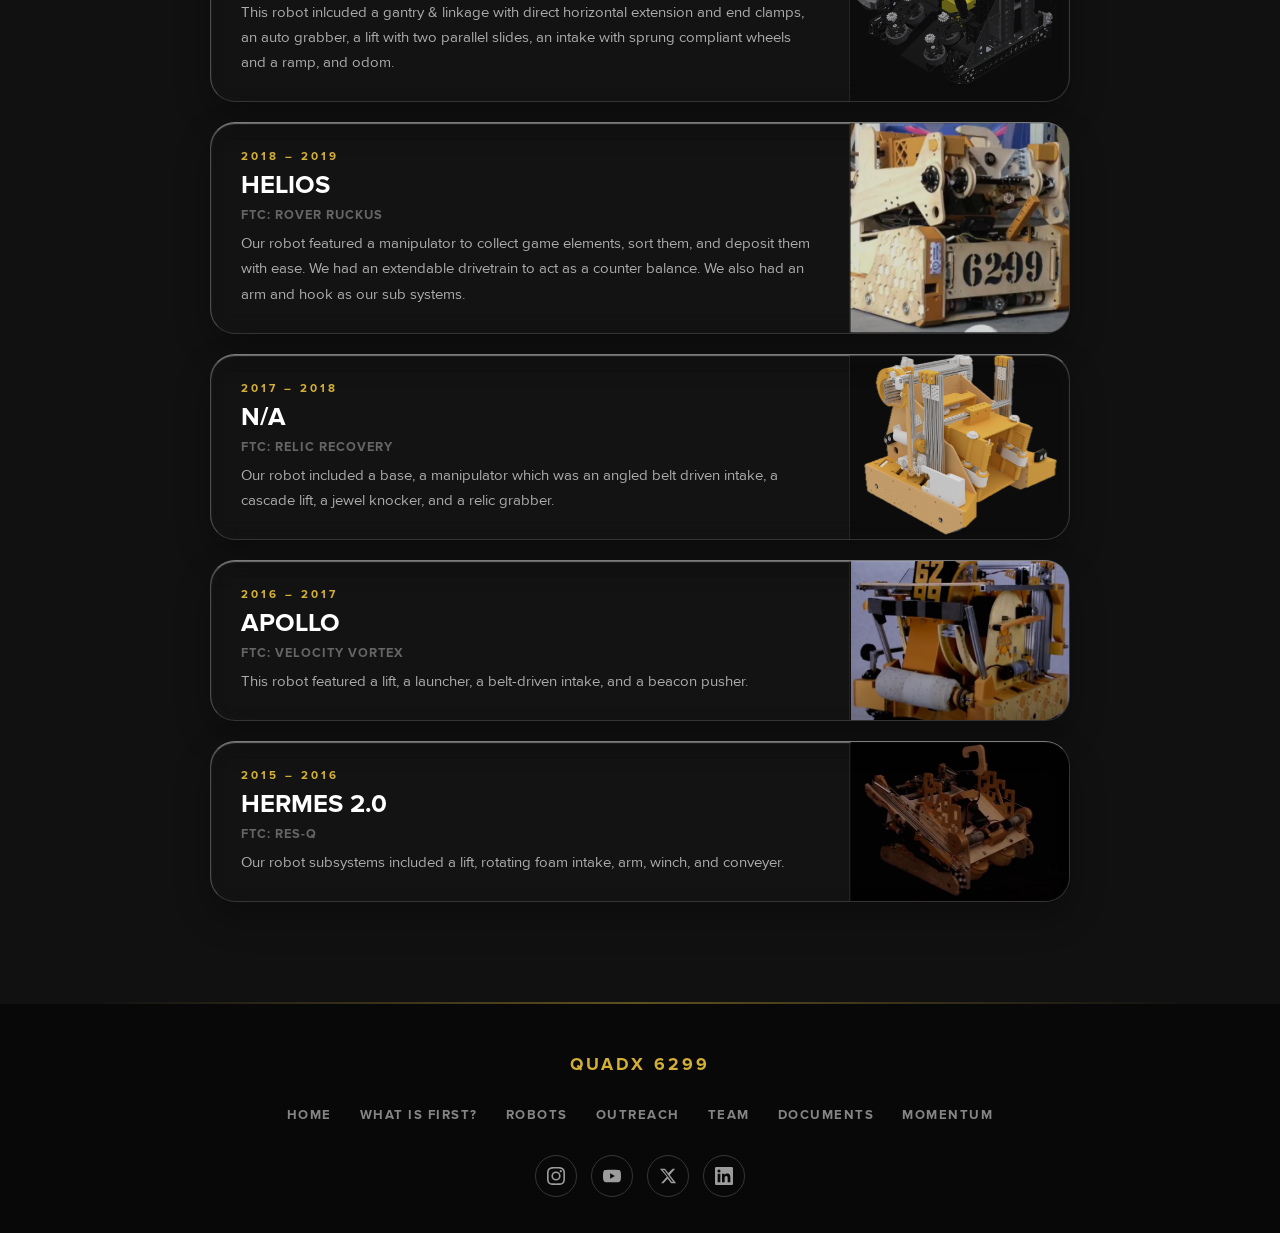
<file: robots.html>
<!DOCTYPE html>
<html lang="en">
<head>
  <meta charset="UTF-8">
  <meta name="viewport" content="width=device-width, initial-scale=1.0">
  <title>Robots – QuadX 6299</title>
  <link rel="icon" type="image/webp" href="GOLD-Logo.webp">
  <script src="shared.js"></script>
      <link rel="stylesheet" href="style.css">
  <style>



/* --- CLEANED CSS --- */

#robots-page {
  display: flex;
  flex-direction: column;
  align-items: center;
  padding: 110px 5% 100px;
}

.page-header {
  text-align: center;
  margin-bottom: 36px;
}

.section-label {
  font-size: 0.78rem;
  font-weight: 700;
  letter-spacing: 5px;
  text-transform: uppercase;
  color: var(--gold);
  display: block;
  margin-bottom: 14px;
}

.page-title {
  font-weight: 900;
  font-size: clamp(2.4rem, 5vw, 3.4rem);
  margin: 0 auto 16px;
  background: linear-gradient(45deg, #ffd748, #946f00, #ffd748, #946f00, #ffd748);
  -webkit-background-clip: text;
  background-clip: text;
  -webkit-text-fill-color: transparent;
}

.robot-showcase {
  display: flex;
  flex-direction: column;
  gap: 20px;
  width: 100%;
  max-width: 860px;
}

.robot-tile {
  display: grid;
  grid-template-columns: 1fr 220px;
  border-radius: 25px;
  overflow: hidden;
}

.robot-tile::before {
  content: '';
  position: absolute;
  inset: 0;
  border-radius: inherit;
  background: radial-gradient(circle at 0% 0%, rgba(212, 175, 55, 0.15) 0%, transparent 50%);
  pointer-events: none;
  opacity: 0;
  transition: opacity 0.4s ease;
}

.robot-tile:hover {
  transform: translateY(-8px);
  border-color: rgba(212, 175, 55, 0.5);
  background: rgba(255, 255, 255, 0.12);
  box-shadow: inset 0 1px 2px rgba(255, 255, 255, 0.4), 0 20px 40px rgba(0, 0, 0, 0.3);
}

.robot-tile:hover::before { opacity: 1; }

.robot-tile.current {
    background: linear-gradient(135deg, rgba(212, 175, 55, 0.15) 0%, rgba(212, 175, 55, 0.05) 100%);
  
  /* 2. Keep the specific Gold border color */
  border-color: rgba(212, 175, 55, 0.6);

  /* 3. Keep ONLY the extra golden glow (remove the inset specular highlights) */
  box-shadow: inset 0 0 20px rgba(212, 175, 55, 0.1), 0 10px 30px rgba(212, 175, 55, 0.2);
}

.robot-text {
  padding: 26px 30px;
  display: flex;
  flex-direction: column;
  justify-content: center;
  gap: 8px;
}

.robot-season-tag {
  font-size: 0.72rem;
  font-weight: 700;
  letter-spacing: 3px;
  text-transform: uppercase;
  color: var(--gold);
}

.robot-name {
  font-weight: 900;
  font-size: 1.6rem;
  color: #fff;
  margin: 0;
  line-height: 1.1;
}

.robot-game {
  font-size: 0.8rem;
  font-weight: 700;
  letter-spacing: 1px;
  text-transform: uppercase;
  color: rgba(255,255,255,0.35);
}

.robot-desc {
  font-size: 0.95rem;
  color: rgba(255,255,255,0.65);
  line-height: 1.65;
  margin: 0;
}

.robot-image-wrap {
  position: relative;
  background: rgba(0,0,0,0.35);
  border-left: 1px solid rgba(212,175,55,0.15);
  overflow: hidden;
  height: 100%; 
  width: 100%;
}

.robot-image-wrap img {
  position: absolute;
  top: 50%;
  left: 50%;
  transform: translate(-50%, -50%);
  width: 100%;
  height: 100%;
  object-fit: cover;
  object-position: 70% center;
  z-index: 1;
  opacity: 0.85;
  transition: transform 0.5s ease, opacity 0.3s ease;
  will-change: transform;
}

/* Consolidated Hover logic */
.robot-tile:hover .robot-image-wrap img {
  transform: translate(-50%, -50%) scale(1.06); 
  opacity: 1;
}

.placeholder-content {
  display: flex;
  flex-direction: column;
  align-items: center;
  justify-content: center;
  height: 100%;
  gap: 12px;
  color: rgba(255,255,255,0.15);
  transition: color 0.3s ease, transform 0.3s ease;
  position: relative;
  z-index: 2;
}

.placeholder-content svg {
  width: 64px;
  height: 64px;
  fill: currentColor;
}

.placeholder-text {
  font-size: 0.65rem;
  font-weight: 700;
  letter-spacing: 2px;
  text-transform: uppercase;
}

.robot-tile:hover .placeholder-content {
  color: var(--gold);
  transform: translateY(-5px);
}

.gold-divider {
  width: 90%;
  max-width: 860px;
  height: 1px;
  background: linear-gradient(90deg, transparent, rgba(212,175,55,0.3), transparent);
  margin: 0 auto;
}

@keyframes fadeSlideUp {
  from { opacity: 0; transform: translateY(30px); }
  to   { opacity: 1; transform: translateY(0); }
}

.reveal {
  opacity: 0;
  transform: translateY(30px);
}

.reveal.visible {
  animation: fadeSlideUp 0.6s cubic-bezier(0.22, 1, 0.36, 1) forwards;
}

/* Kept delay classes as they are functional */
.reveal.d1 { animation-delay: 0.05s; }
.reveal.d2 { animation-delay: 0.1s; }
.reveal.d3 { animation-delay: 0.15s; }
.reveal.d4 { animation-delay: 0.2s; }
.reveal.d5 { animation-delay: 0.25s; }
.reveal.d6 { animation-delay: 0.3s; }
.reveal.d7 { animation-delay: 0.35s; }

.robot-tile.hidden { display: none; }

@media (max-width: 700px) {
  .robot-tile { grid-template-columns: 1fr; }

  .robot-image-wrap { 
    height: auto; 
    aspect-ratio: 16 / 9; 
    border-left: none; 
    border-bottom: 1px solid rgba(212,175,55,0.15); 
    order: -1; 
  }

  .robot-image-wrap img {
    object-fit: contain; 
    object-position: center;
  }

  .robot-text { padding: 20px; }
  .robot-name { font-size: 1.3rem; }
}

  </style>
</head>
<body>
  <div id="nav-mount"></div>

  <main id="robots-page">

    <header class="page-header">
      <h1 class="page-title reveal d1">TEAM ROBOTS</h1>
    </header>

    <div class="robot-showcase">

      <div class="robot-tile glass-effect current reveal" data-tags="recent">
        <div class="robot-text">
          <span class="robot-season-tag">2025 – 2026</span>
          <h2 class="robot-name">CYPHER</h2>
          <span class="robot-game">FTC: Decode</span>
          <p class="robot-desc">Our latest robot featured a fast turret to accurately and efficiently shoot game elements from anywhere on the field. Our modular intakes also proved for easy upgrades and maintainence.</p>
        </div>
        <div class="robot-image-wrap">
          <img src="25-26.png" alt="2025–2026 Robot" onerror="this.style.display='none'">
        </div>
      </div>

      <div class="robot-tile glass-effect reveal d1" data-tags="recent award">
        <div class="robot-text">
          <span class="robot-season-tag">2024 – 2025</span>
          <h2 class="robot-name">ATLAS</h2>
          <span class="robot-game">FTC: Into the Deep</span>
          <p class="robot-desc">This robot featured a backwards facing claw to load game elements onto the field. We have aluminum and wood panels for increased structural integrity.</p>
        </div>
        <div class="robot-image-wrap">
          <img src="24-25.png" alt="ATLAS – 2024–2025 Robot" onerror="this.style.display='none'">
        </div>
      </div>

      <div class="robot-tile glass-effect reveal d2" data-tags="recent">
        <div class="robot-text">
          <span class="robot-season-tag">2023 – 2024</span>
          <h2 class="robot-name">MIDAS</h2>
          <span class="robot-game">FTC: CENTERSTAGE</span>
          <p class="robot-desc">We focused on modularity for the design of the robot. Our notable features include a fully 3D-printed drivetrain, a modular intake, a combined scoring and lift mechanism, and a cohesive asthetic for the entire robot.</p>
        </div>
        <div class="robot-image-wrap">
          <img src="23-24.png" alt="MIDAS – 2023–2024 Robot" onerror="this.style.display='none'">
        </div>
      </div>

      <div class="robot-tile glass-effect reveal d3" data-tags="recent award">
        <div class="robot-text">
          <span class="robot-season-tag">2022 – 2023</span>
          <h2 class="robot-name">ANUBIS</h2>
          <span class="robot-game">FTC: POWERPLAY</span>
          <p class="robot-desc">Our latest Worlds robot featured a double reverse 4 bar lift, custom side wood panels, custom odometry, a 3D printed drivetrain, a custom claw, and a differential wrist.</p>        </div>
        <div class="robot-image-wrap">
          <img src="22-23.jpg" alt="ANUBIS – 2022–2023 Robot" onerror="this.style.display='none'">
        </div>
      </div>

      <div class="robot-tile glass-effect reveal d4" data-tags="">
        <div class="robot-text">
          <span class="robot-season-tag">2021 – 2022</span>
          <h2 class="robot-name">HERCULES</h2>
          <span class="robot-game">FTC: FREIGHT FRENZY</span>
          <p class="robot-desc">Our robot featured a duck spinner, an outtake simualting a forklift, and 2 sets of Misumi slides.</p>        </div>
        <div class="robot-image-wrap">
          <img src="21-22.png" alt="HERCULES – 2021–2022 Robot" onerror="this.style.display='none'">
        </div>
      </div>

      <div class="robot-tile glass-effect reveal d5" data-tags="">
        <div class="robot-text">
          <span class="robot-season-tag">2020 – 2021</span>
          <h2 class="robot-name">N/A</h2>
          <span class="robot-game">FTC: ULTIMATE GOAL</span>
          <p class="robot-desc">Our robot inlcuded an intake, transition ramp with a gate, and a rotating shooter.</p>        </div>
        <div class="robot-image-wrap">
          <img src="20-21.png" alt="2020–2021 Robot" onerror="this.style.display='none'">
        </div>
      </div>

      <div class="robot-tile glass-effect reveal d5" data-tags="">
        <div class="robot-text">
          <span class="robot-season-tag">2019 – 2020</span>
          <h2 class="robot-name">HADES 2.0</h2>
          <span class="robot-game">FTC: SKYSTONE</span>
          <p class="robot-desc">This robot inlcuded a gantry & linkage with direct horizontal extension and end clamps, an auto grabber, a lift with two parallel slides, an intake with sprung compliant wheels and a ramp, and odom.</p>        </div>
        <div class="robot-image-wrap">
          <img src="19-20.png" alt="HADES 2.0 – 2019–2020 Robot" onerror="this.style.display='none'">
        </div>
      </div>

      <div class="robot-tile glass-effect reveal d6" data-tags="">
        <div class="robot-text">
          <span class="robot-season-tag">2018 – 2019</span>
          <h2 class="robot-name">HELIOS</h2>
          <span class="robot-game">FTC: ROVER RUCKUS</span>
          <p class="robot-desc">Our robot featured a manipulator to collect game elements, sort them, and deposit them with ease. We had an extendable drivetrain to act as a counter balance. We also had an arm and hook as our sub systems.</p>        </div>
        <div class="robot-image-wrap">
          <img src="18-19.png" alt="HELIOS – 2018–2019 Robot" onerror="this.style.display='none'">
        </div>
      </div>

      <div class="robot-tile glass-effect reveal d6" data-tags="">
        <div class="robot-text">
          <span class="robot-season-tag">2017 – 2018</span>
          <h2 class="robot-name">N/A</h2>
          <span class="robot-game">FTC: RELIC RECOVERY</span>
          <p class="robot-desc">Our robot included a base, a manipulator which was an angled belt driven intake, a cascade lift, a jewel knocker, and a relic grabber.</p>        </div>
        <div class="robot-image-wrap">
          <img src="17-18.png" alt="2017–2018 Robot" onerror="this.style.display='none'">
        </div>
      </div>

      <div class="robot-tile glass-effect reveal d7" data-tags="">
        <div class="robot-text">
          <span class="robot-season-tag">2016 – 2017</span>
          <h2 class="robot-name">APOLLO</h2>
          <span class="robot-game">FTC: VELOCITY VORTEX</span>
          <p class="robot-desc">This robot featured a lift, a launcher, a belt-driven intake, and a beacon pusher.</p>        </div>
        <div class="robot-image-wrap">
          <img src="16-17.png" alt="APOLLO – 2016–2017 Robot" onerror="this.style.display='none'">
        </div>
      </div>

      <div class="robot-tile glass-effect reveal d7" data-tags="">
        <div class="robot-text">
          <span class="robot-season-tag">2015 – 2016</span>
          <h2 class="robot-name">HERMES 2.0</h2>
          <span class="robot-game">FTC: RES-Q</span>
          <p class="robot-desc">Our robot subsystems included a lift, rotating foam intake, arm, winch, and conveyer.</p>        </div>
        <div class="robot-image-wrap">
          <img src="15-16.jpg" alt="HERMES 2.0 – 2015–2016 Robot" onerror="this.style.display='none'">
        </div>
      </div>

    </div></main>

  <div class="section-divider"></div>

<div id="footer-mount"></div>

  <script>
    function initializeComponents() {
      if (typeof renderNav === 'function' && typeof renderFooter === 'function') {
        renderNav('robots');
        renderFooter();
      } else {
        setTimeout(initializeComponents, 100);
      }
    }
    document.addEventListener('DOMContentLoaded', initializeComponents);

    const observer = new IntersectionObserver((entries) => {
      entries.forEach(entry => {
        if (entry.isIntersecting) {
          entry.target.classList.add('visible');
          observer.unobserve(entry.target);
        }
      });
    }, { threshold: 0.1 });
    document.querySelectorAll('.reveal').forEach(el => observer.observe(el));
  </script>
</body>
</html>
</file>
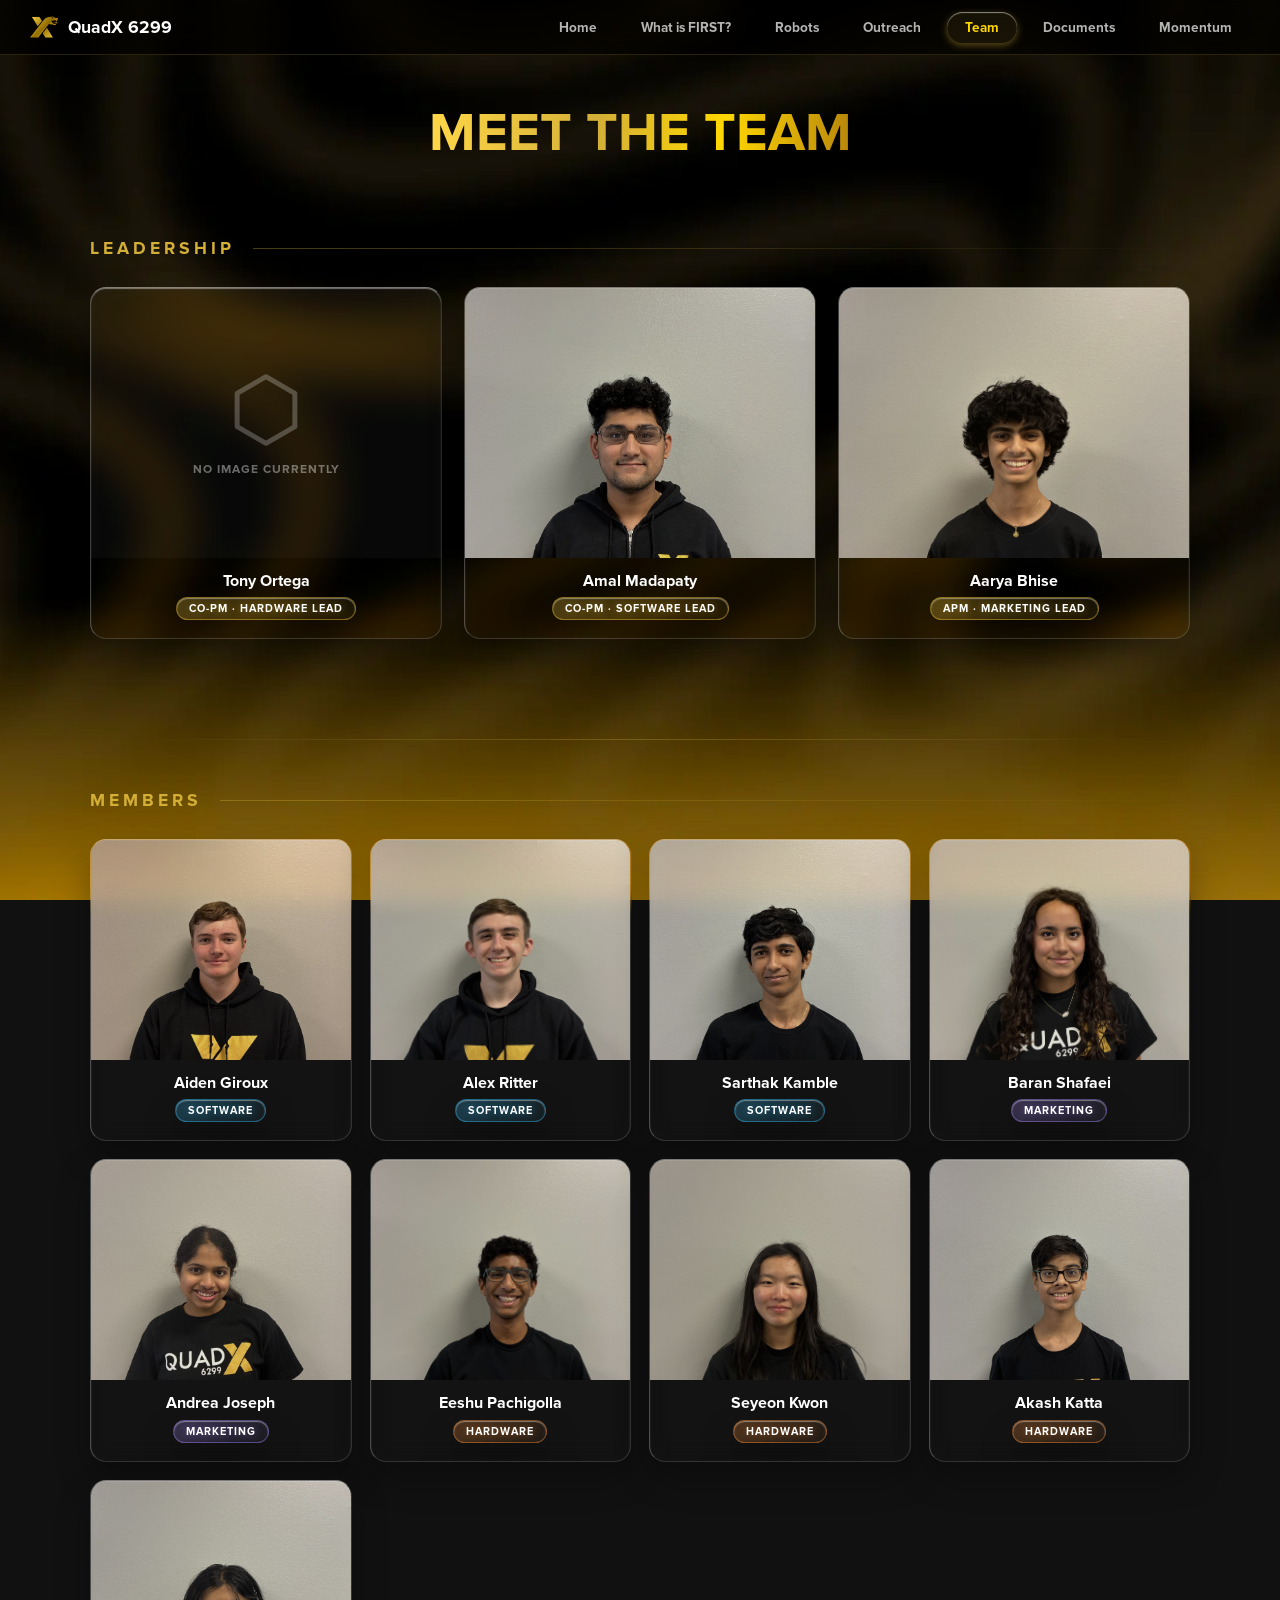
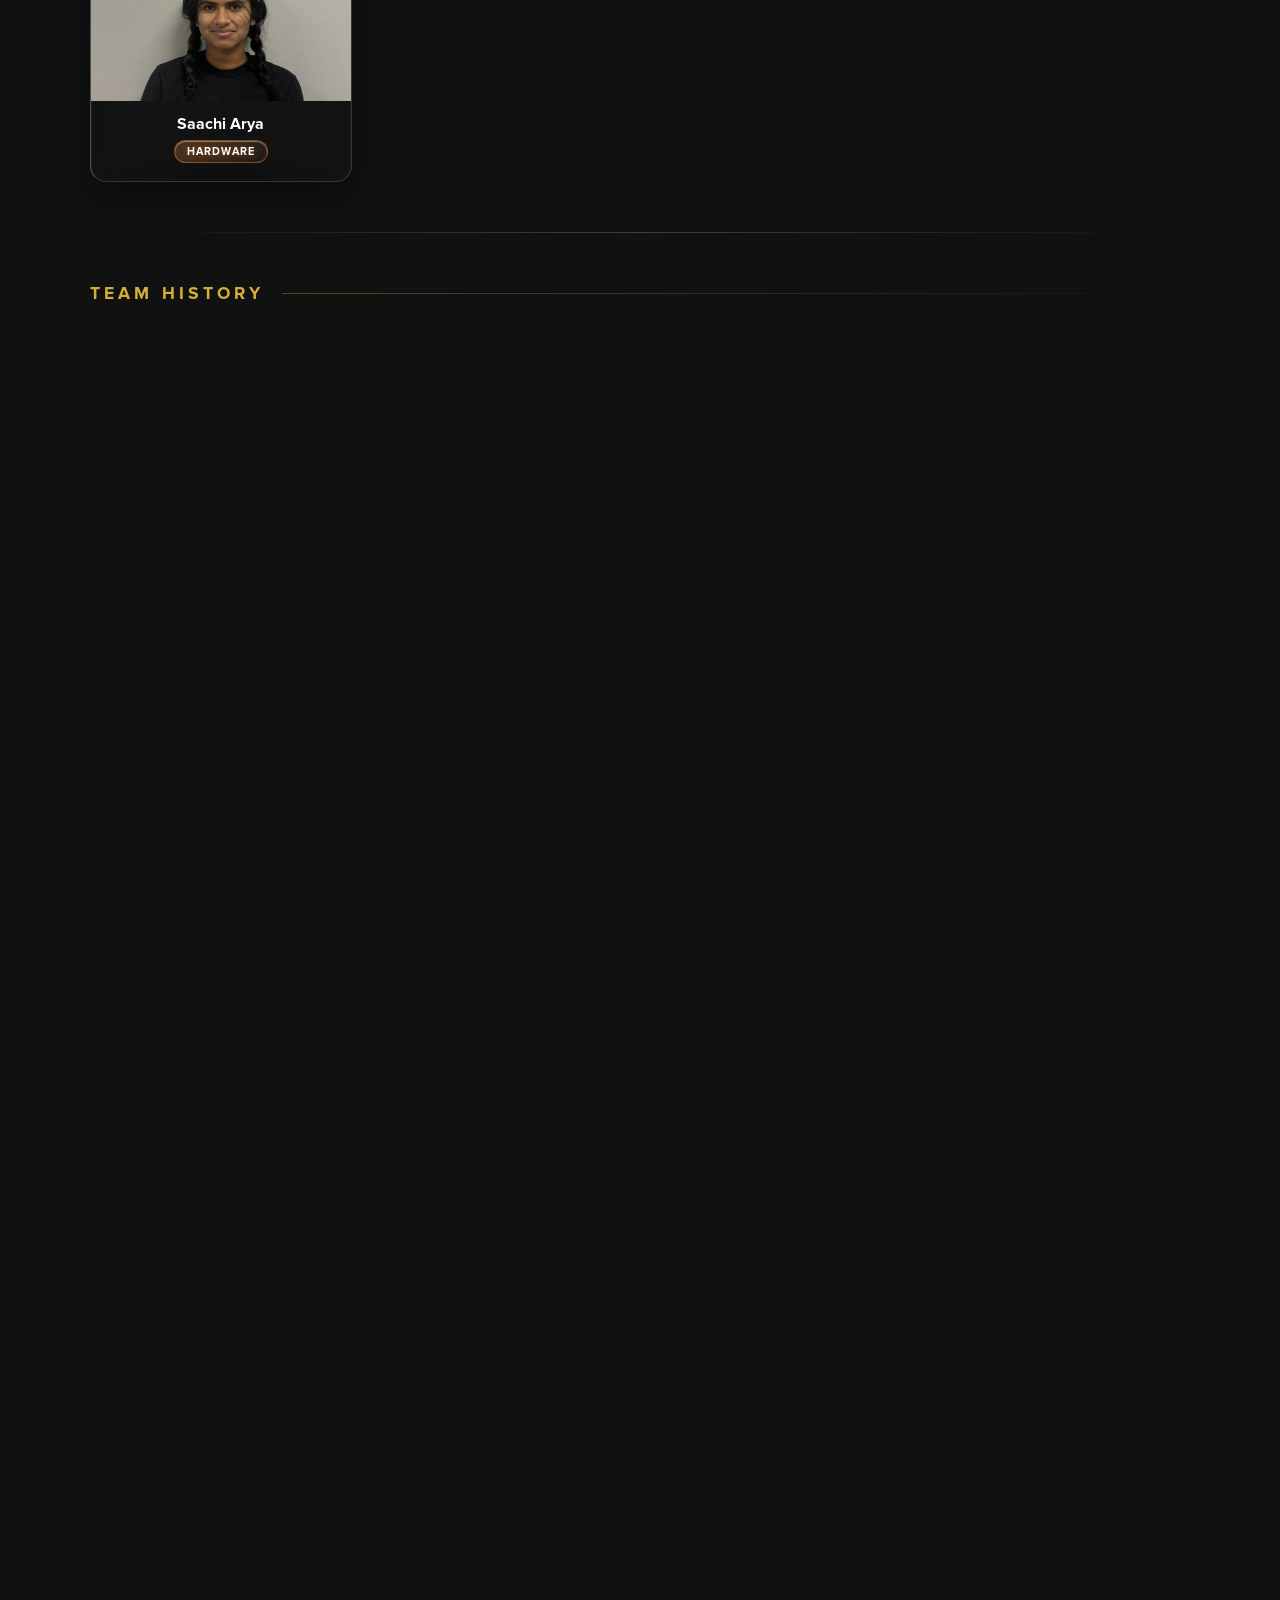
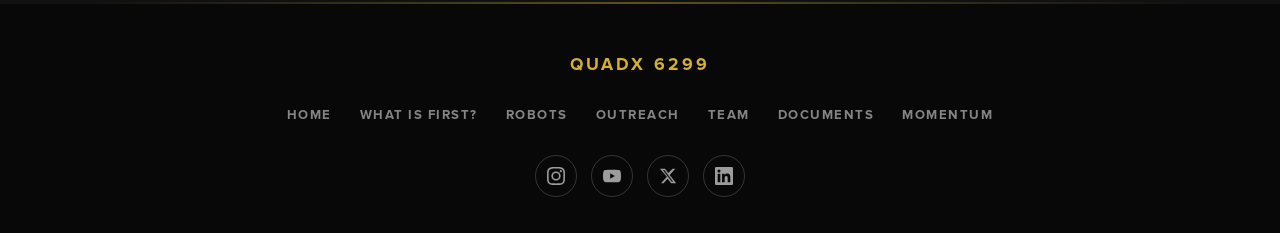
<file: team.html>
<!DOCTYPE html>
<html lang="en">
<head>
  <meta charset="UTF-8">
  <meta name="viewport" content="width=device-width, initial-scale=1.0">
  <title>Team – QuadX 6299</title>
  <link rel="icon" type="image/webp" href="GOLD-Logo.webp">
  <script src="shared.js"></script>
      <link rel="stylesheet" href="style.css">
  <style>


    /* ── SCROLL REVEAL ── */
    @keyframes fadeSlideUp {
      from { opacity: 0; transform: translateY(32px); }
      to   { opacity: 1; transform: translateY(0); }
    }
    .reveal { opacity: 0; transform: translateY(32px); }
    .reveal.visible { animation: fadeSlideUp 0.65s cubic-bezier(0.22, 1, 0.36, 1) forwards; }
    .reveal.d1 { animation-delay: 0.06s; }
    .reveal.d2 { animation-delay: 0.12s; }
    .reveal.d3 { animation-delay: 0.18s; }
    .reveal.d4 { animation-delay: 0.24s; }
    .reveal.d5 { animation-delay: 0.30s; }
    .reveal.d6 { animation-delay: 0.36s; }
    .reveal.d7 { animation-delay: 0.42s; }
    .reveal.d8 { animation-delay: 0.48s; }

    /* ── PAGE WRAPPER ── */
    #team-page {
      padding: 60px 5% 100px;
      display: flex;
      flex-direction: column;
      align-items: center;
    }

    /* ── PAGE HEADER ── */
    .page-header {
      text-align: center;
      margin-bottom: 56px;
      padding: 40px 0 0;
    }

    .section-label {
      font-size: 0.78rem;
      font-weight: 700;
      letter-spacing: 5px;
      text-transform: uppercase;
      color: var(--gold);
      display: block;
      margin-bottom: 14px;
    }

    .page-title {
      font-weight: 900;
      font-size: clamp(2.4rem, 5vw, 3.4rem);
      margin: 0 auto 16px;
      font-family: var(--font-primary);
      /* Gold gradient matching index.html */
      background: linear-gradient(90deg, #ffd748 0%, #D4AF37 40%, #FFD700 70%, #b8860b 100%);
      -webkit-background-clip: text;
      -webkit-text-fill-color: transparent;
      background-clip: text;
    }


    .page-subtitle {
      font-size: 1rem;
      color: rgba(255,255,255,0.5);
      max-width: 480px;
      line-height: 1.7;
      margin: 0 auto;
    }

    /* ── DIVIDER ── */
    .section-divider {
      width: 90%;
      max-width: 1100px;
      margin: 0 auto;
      height: 1px;
      background: linear-gradient(90deg, transparent, rgba(212,175,55,0.4), transparent);
    }

    .gold-divider {
      width: 90%;
      max-width: 1100px;
      height: 1px;
      background: linear-gradient(90deg, transparent, rgba(212,175,55,0.3), transparent);
      border: none;
      margin: 50px auto;
    }


    /* ── SECTION HEADING ── */
    .sub-section-header {
      width: 100%;
      max-width: 1100px;
      margin: 0 auto 28px;
      display: flex;
      align-items: center;
      gap: 18px;
    }

    .sub-section-header h2 {
      font-family: var(--font-primary);
      font-weight: 900;
      font-size: 1.1rem;
      text-transform: uppercase;
      letter-spacing: 4px;
      color: var(--gold);
      margin: 0;
      white-space: nowrap;
    }

    .sub-section-header .rule {
      flex: 1;
      height: 1px;
      background: linear-gradient(90deg, rgba(212,175,55,0.35), transparent);
    }

    /* ── LEADERSHIP GRID ── */
    .leadership-grid {
      display: grid;
      grid-template-columns: repeat(3, 1fr);
      gap: 22px;
      width: 100%;
      max-width: 1100px;
      margin: 0 auto 50px;
    }

    /* ── MEMBER GRID ── */
    .member-grid {
      display: grid;
      grid-template-columns: repeat(4, 1fr);
      gap: 18px;
      width: 100%;
      max-width: 1100px;
      margin: 0 auto;
    }

    /* ── MEMBER CARD BASE ── */
    .member-card {
  /* 1. Gradient background to simulate light hitting one corner */
  border-radius: 16px;
  overflow: hidden;
  text-align: center;
  position: relative;
  
  /* 2. Keep specialized properties not in the base glass class */
  background-clip: padding-box; 
}

.member-card:hover {
  transform: translateY(-12px) scale(1.02);
  
  /* 4. Gold "Energy" Glow */
  border-color: rgba(212, 175, 55, 0.6);
  background: rgba(255, 255, 255, 0.15);
  
  box-shadow: 
    inset 0 1px 2px rgba(255, 255, 255, 0.5),
    0 20px 40px rgba(0, 0, 0, 0.3),
    0 0 15px rgba(212, 175, 55, 0.15); /* Soft gold aura */
}


    .member-card img {
      display: block;
      width: 100%;
      height: 220px;
      object-fit: cover;
      transition: transform 0.5s ease, opacity 0.3s ease;
      opacity: 0.88;
    }

    .member-card:hover img {
      transform: scale(1.04);
      opacity: 1;
    }

    /* Leadership card taller photo */
    .leadership-grid .member-card img {
      height: 270px;
    }

    .member-info {
      padding: 14px 16px 18px;
    }

    .member-info h3 {
      margin: 0 0 6px;
      font-family: var(--font-primary);
      font-weight: 900;
      font-size: 1rem;
      color: #fff;
      line-height: 1.2;
    }

    /* ── ROLE BADGE ── */
    .role-badge {
  display: inline-block;
  padding: 4px 12px;
  border-radius: 100px;
  font-size: 0.68rem;
  font-weight: 700;
  letter-spacing: 1px;
  text-transform: uppercase;
}

/* Leadership - Amber Glass */
.role-badge.leadership {
  background: linear-gradient(135deg, rgba(212, 175, 55, 0.3), rgba(212, 175, 55, 0.05));
  border: 1px solid rgba(212, 175, 55, 0.5);
  color: #fff; /* White text pops better on tinted glass */
  text-shadow: 0 0 8px rgba(212, 175, 55, 0.5);
}

/* Software - Sapphire Glass */
.role-badge.software {
  background: linear-gradient(135deg, rgba(56, 189, 248, 0.25), rgba(56, 189, 248, 0.05));
  border: 1px solid rgba(56, 189, 248, 0.4);
  color: #fff;
  text-shadow: 0 0 8px rgba(56, 189, 248, 0.5);
}

/* Hardware - Citrine/Orange Glass */
.role-badge.hardware {
  background: linear-gradient(135deg, rgba(251, 146, 60, 0.25), rgba(251, 146, 60, 0.05));
  border: 1px solid rgba(251, 146, 60, 0.4);
  color: #fff;
  text-shadow: 0 0 8px rgba(251, 146, 60, 0.5);
}

/* Marketing - Amethyst Glass */
.role-badge.marketing {
  background: linear-gradient(135deg, rgba(167, 139, 250, 0.25), rgba(167, 139, 250, 0.05));
  border: 1px solid rgba(167, 139, 250, 0.4);
  color: #fff;
  text-shadow: 0 0 8px rgba(167, 139, 250, 0.5);
}


    /* ── HISTORY SECTION ── */
    .history-container {
      width: 100%;
      max-width: 1000px;
      margin: 0 auto;
    }

    .history-item {
  /* 1. Use a gradient for better light simulation */
  margin-bottom: 16px;
  border-radius: 16px;
  overflow: hidden;
}

.history-item:hover {
  border-color: rgba(212, 175, 55, 0.4);
  background: rgba(255, 255, 255, 0.12);
  transform: translateY(-2px);
  box-shadow: 
    inset 0 1px 2px rgba(255, 255, 255, 0.4),
    0 8px 20px rgba(0, 0, 0, 0.2);
}

.history-item.open {
  /* 4. Amber glass effect when open */
  border-color: rgba(212, 175, 55, 0.6);
  background: linear-gradient(
    135deg, 
    rgba(212, 175, 55, 0.15) 0%, 
    rgba(212, 175, 55, 0.05) 100%
  );
  
  /* 5. Inner and outer gold glow */
  box-shadow: 
    inset 0 1px 2px rgba(255, 255, 255, 0.4),
    inset 0 0 15px rgba(212, 175, 55, 0.1),
    0 10px 30px rgba(212, 175, 55, 0.15);
}


    /* ── ACCORDION HEADER ── */
    .year-header {
      display: flex;
      align-items: center;
      padding: 22px 28px;
      cursor: pointer;
      user-select: none;
      gap: 16px;
    }

    .chevron {
      width: 20px;
      height: 20px;
      flex-shrink: 0;
      stroke: var(--gold);
      fill: none;
      stroke-width: 2.5;
      stroke-linecap: round;
      stroke-linejoin: round;
      transition: transform 0.35s cubic-bezier(0.22, 1, 0.36, 1);
    }

    .history-item.open .chevron { transform: rotate(90deg); }

    .year-text {
      font-family: var(--font-primary);
      font-weight: 900;
      font-size: 1.4rem;
      color: var(--gold);
      flex: 1;
    }

    /* Worlds badge on header */
    .worlds-badge {
  display: inline-flex;
  align-items: center;
  gap: 6px;
  padding: 4px 14px;
  border-radius: 100px;
  flex-shrink: 0;

  /* 2. Keep the "Gold Etched" Styling */
  color: #fff !important; 
  text-shadow: 0 0 8px rgba(212, 175, 55, 0.8);
  font-size: 0.68rem;
  font-weight: 800; 
  letter-spacing: 1.5px;
  text-transform: uppercase;

  /* 3. Keep ONLY the unique Golden tint */
  background: linear-gradient(135deg, rgba(212, 175, 55, 0.35) 0%, rgba(212, 175, 55, 0.05) 100%);
  border: 1px solid rgba(212, 175, 55, 0.6);
}


    .worlds-badge svg {
      width: 11px; height: 11px;
      fill: var(--gold2);
    }

    /* ── ACCORDION BODY ── */
    .accordion-body {
      max-height: 0;
      overflow: hidden;
      transition: max-height 0.45s cubic-bezier(0.22, 1, 0.36, 1);
    }

    .accordion-inner {
      padding: 4px 28px 28px 28px;
      border-top: 1px solid rgba(255,255,255,0.07);
    }

    .season-desc {
      font-size: 0.97rem;
      color: rgba(255,255,255,0.72);
      line-height: 1.75;
      margin: 0 0 22px;
      padding-top: 18px;
    }

    /* ── AWARDS ── */


    .awards-heading {
      font-size: 0.72rem;
      font-weight: 700;
      letter-spacing: 4px;
      text-transform: uppercase;
      color: var(--gold);
      margin: 0 0 14px;
      display: flex;
      align-items: center;
      gap: 10px;
    }

    .awards-heading::after {
      content: '';
      flex: 1;
      height: 1px;
      background: rgba(212,175,55,0.25);
    }

    .awards-event {
      margin-bottom: 14px;
    }

    .event-name {
      font-size: 0.78rem;
      font-weight: 700;
      letter-spacing: 1px;
      text-transform: uppercase;
      color: rgba(255,255,255,0.4);
      margin-bottom: 8px;
    }

    .award-pill {
  display: inline-flex;
  align-items: center;
  gap: 6px;
  padding: 6px 14px;
  border-radius: 100px;
  font-size: 0.75rem;
  font-weight: 700;
  letter-spacing: 0.5px;
  color: #fff;

  /* 2. Keep ONLY the unique "Wet" Highlight */
  background: radial-gradient(
    circle at 30% 30%, 
    rgba(255, 255, 255, 0.15) 0%, 
    rgba(212, 175, 55, 0.1) 100%
  );
  
  /* Keep the specific border opacity if you want it to pop more than standard cards */
  border: 1px solid rgba(255, 255, 255, 0.25);
}

/* 1st Place - Liquid Gold */
.award-pill.first {
  background: radial-gradient(
    circle at 30% 30%, 
    rgba(255, 255, 255, 0.25) 0%, 
    rgba(212, 175, 55, 0.2) 100%
  );
  
  /* 2. Keep the specific Gold border color */
  border-color: rgba(212, 175, 55, 0.7);

  /* 3. Keep ONLY the outer gold glow (remove the inset) */
  box-shadow: 0 0 15px rgba(212, 175, 55, 0.25);
}

.award-pill .place {
  /* Make the rank look etched into the liquid */
  color: #D4AF37; 
  font-weight: 900;
  text-shadow: 0 0 5px rgba(212, 175, 55, 0.4);
}

    /* ── RESPONSIVE ── */
    @media (max-width: 1000px) {
      .leadership-grid { grid-template-columns: repeat(3, 1fr); }
      .member-grid { grid-template-columns: repeat(3, 1fr); }
    }
    @media (max-width: 700px) {
      .leadership-grid { grid-template-columns: repeat(2, 1fr); }
      .member-grid { grid-template-columns: repeat(2, 1fr); }

    }
    @media (max-width: 420px) {
      .leadership-grid, .member-grid { grid-template-columns: 1fr; }
    }
  </style>
</head>
<body>

  <div id="nav-mount"></div>

  <main id="team-page">

    <!-- ── PAGE HEADER ── -->
    <header class="page-header">
      <h1 class="page-title reveal d1">MEET THE TEAM</h1>
    </header>

    <!-- ── LEADERSHIP ── -->
    <div class="sub-section-header reveal">
      <h2>Leadership</h2>
      <div class="rule"></div>
    </div>

    <div class="leadership-grid">
    </div>

    <hr class="gold-divider reveal">

    <!-- ── MEMBERS ── -->
    <div class="sub-section-header reveal">
      <h2>Members</h2>
      <div class="rule"></div>
    </div>

    <div class="member-grid">
      
    </div>

    <hr class="gold-divider reveal">

    <!-- ── TEAM HISTORY ── -->
    <div class="sub-section-header reveal">
      <h2>Team History</h2>
      <div class="rule"></div>
    </div>

    <div class="history-container">

      <div id="history-container"></div>

    </div>
  </main>

  <div class="section-divider"></div>

  <div id="footer-mount"></div>

<script src="teamhistory.js"></script>
<script src="team.js"></script>

  <script>
    function initializeComponents() {
      if (typeof renderNav === 'function' && typeof renderFooter === 'function') {
        renderNav('team');
        renderFooter();
      } else {
        setTimeout(initializeComponents, 100);
      }
    }
    document.addEventListener('DOMContentLoaded', initializeComponents);

    const observer = new IntersectionObserver((entries) => {
      entries.forEach(entry => {
        if (entry.isIntersecting) {
          entry.target.classList.add('visible');
          observer.unobserve(entry.target);
        }
      });
    }, { threshold: 0.1 });
    document.querySelectorAll('.reveal').forEach(el => observer.observe(el));

    function toggleAccordion(item) {
      const body = item.querySelector('.accordion-body');
      const inner = item.querySelector('.accordion-inner');
      const isOpen = item.classList.contains('open');

      // Close all others
      document.querySelectorAll('.history-item.open').forEach(openItem => {
        if (openItem !== item) {
          openItem.classList.remove('open');
          openItem.querySelector('.accordion-body').style.maxHeight = '0';
        }
      });

      if (isOpen) {
        item.classList.remove('open');
        body.style.maxHeight = '0';
      } else {
        item.classList.add('open');
        body.style.maxHeight = inner.scrollHeight + 'px';
      }
    }

    // ── Scroll reveal

    document.addEventListener('DOMContentLoaded', () => {
      document.querySelectorAll('.reveal').forEach(el => observer.observe(el));
    });
    
  </script>
</body>
</html>
</file>
<file: style.css>
@font-face {
  font-family: 'Proxima Nova';
  src: url('Proxima-Nova/proximanova_regular.ttf') format('truetype');
  font-weight: 400;
  font-style: normal;
}

@font-face {
  font-family: 'Proxima Nova';
  src: url('Proxima-Nova/proximanova_bold.otf') format('opentype');
  font-weight: 700;
  font-style: normal;
}

/* If you don't have a separate Black/900 file, 
   using the Bold file for 900 is fine as a fallback */
@font-face {
  font-family: 'Proxima Nova';
  src: url('Proxima-Nova/proximanova_bold.otf') format('opentype');
  font-weight: 900;
  font-style: normal;
}

:root {
      --font-primary: 'Proxima Nova', Arial, Helvetica, sans-serif;
      --gold:  #D4AF37;
      --gold2: #FFD700;
      --nav-h: 55px;
    }

    *, *::before, *::after { box-sizing: border-box; }

    html, body {
      margin: 0; padding: 0;
      overflow-x: hidden;
      min-height: 100vh;
      font-family: var(--font-primary);
      color: #fff;
      background-color: #111;
    }

    body {
      background-image: url(website-background.webp);
      background-size: cover;
      background-position: center;
      background-repeat: no-repeat;
      background-attachment: fixed;
    }

    main { padding-top: var(--nav-h);       align-items: center; align-items: center;
      justify-content: center;      display: flex;}

.glass-effect {
   /* 1. Ultra-Low Opacity (Removes the 'frosted' haze) */ 
   background: rgba(255, 255, 255, 0); 
   /* 2. High Refraction (Apple VisionOS Style) */ 
   /* Higher saturation (210%) makes the colors behind the glass pop */ 
   backdrop-filter: blur(10px) saturate(190%) brightness(110%); 
   -webkit-backdrop-filter: blur(1px) saturate(190%) brightness(110%); 
   /* 3. Sharp Specular Edges (Defines the shape without opacity) */ 
   border: 1px solid rgba(255, 255, 255, 0.15); 
   border-top: 1px solid rgba(255, 255, 255, 0.45); 
   border-left: 1px solid rgba(255, 255, 255, 0.25); 
   /* 4. Deep Refraction Shadows */ 
   box-shadow: 0 15px 35px 0 rgba(0, 0, 0, 0.3), 
   inset 0 1px 1px rgba(255, 255, 255, 0.4), 
   /* Sharp top 'hit' of light */ 
   inset 0 0 20px rgba(255, 255, 255, 0.02); 
   transition: all 0.5s cubic-bezier(0.16, 1, 0.3, 1); 
   /* Performance fixes */ 
   -webkit-transform: translateZ(0); 
   transform: translateZ(0); 
   backface-visibility: hidden; 
  }
</file>
